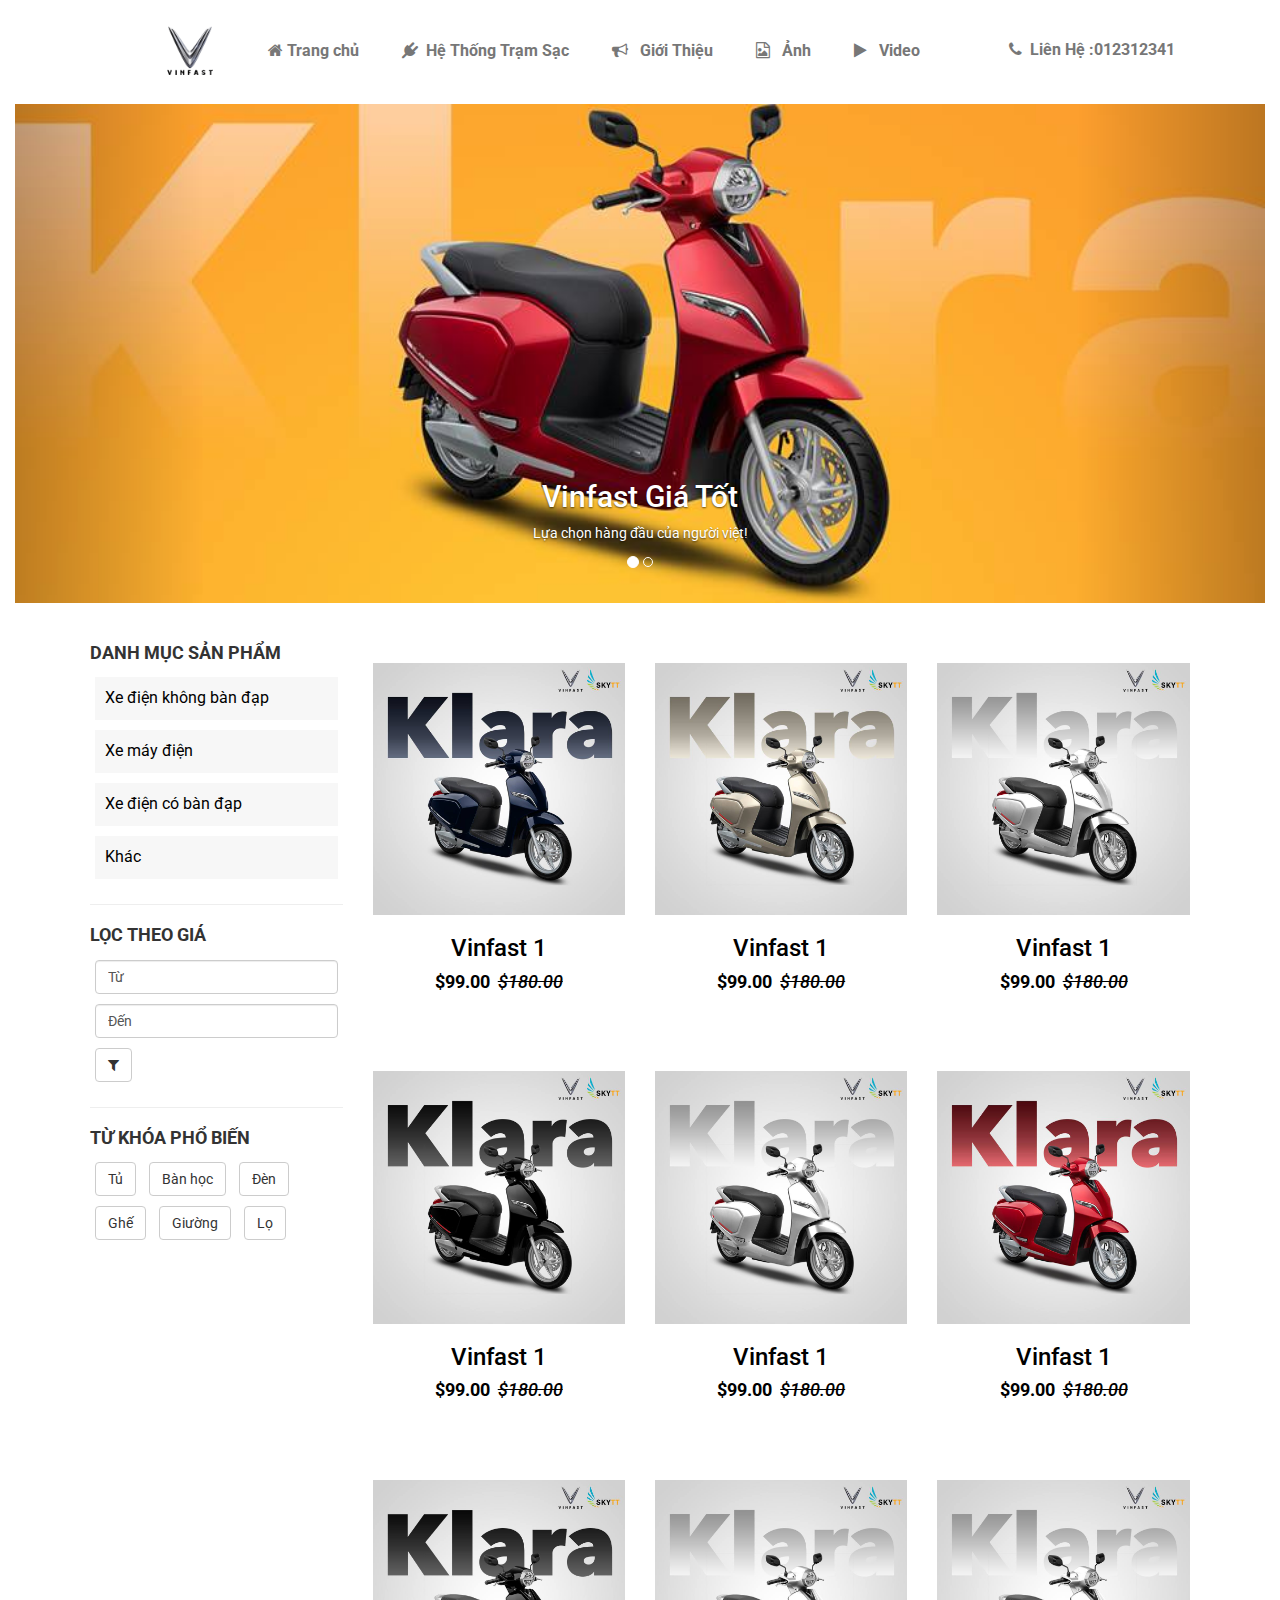
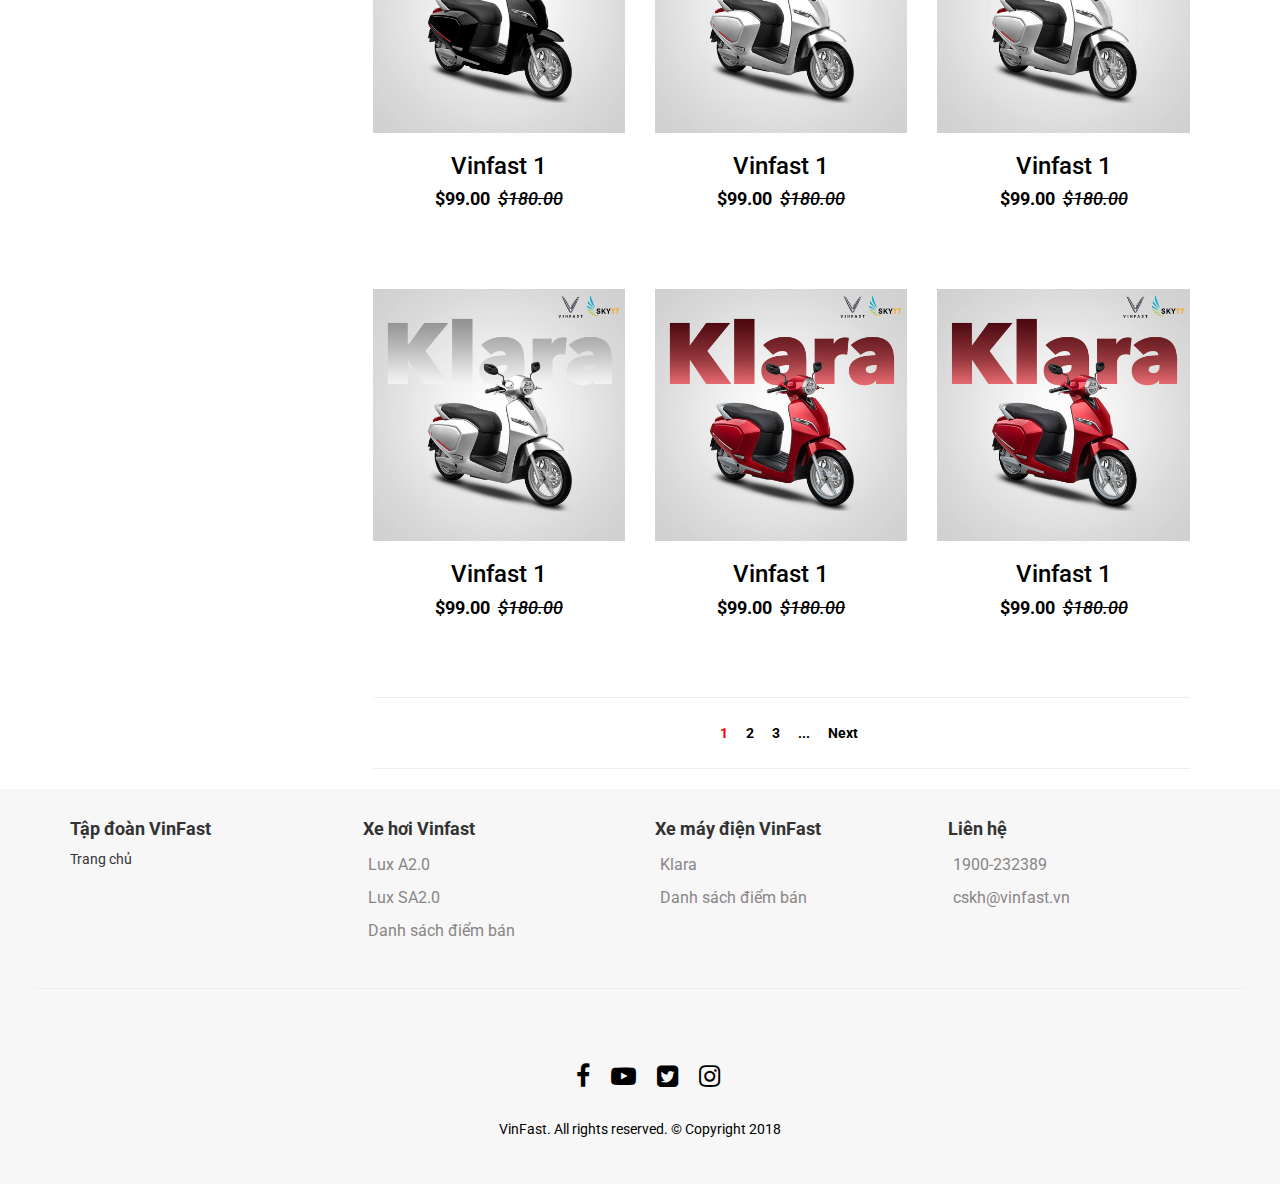
<file: index.html>
<!DOCTYPE html>
<html lang="en">
<head>
	<meta charset="UTF-8">
	<link rel="stylesheet" href="https://cdnjs.cloudflare.com/ajax/libs/font-awesome/4.7.0/css/font-awesome.min.css">
	<link rel="stylesheet" href="css/bootstrap.min.css">
	<link href="https://fonts.googleapis.com/css?family=Roboto" rel="stylesheet">
	<link rel="stylesheet" href="css/1.css">
	<script src="js/jquery.min.js"></script>
	<script src="js/bootstrap.min.js"></script>
	<script src="js/1.js"></script>
	<title>Trang chủ Vinfast</title>
</head>
<body>
	<div class="greydiv">
		<div class="container">
			<div class="row">
				<div class="menutren">
					

				</div>
			</div>
			
		</div>

		<div class="container">
			<div class="row">
				<nav class="navbar navbar-default" id="lendau" role="navigation" style="background-color:  white;border: none ">
					<div class="container-fluid">
						<!-- Brand and toggle get grouped for better mobile display -->
						<div class="navbar-header">
							<button type="button" class="navbar-toggle" data-toggle="collapse" data-target="#bs-example-navbar-collapse-1">
								<span class="sr-only">Toggle navigation</span>
								<span class="icon-bar"></span>
								<span class="icon-bar"></span>
								<span class="icon-bar"></span>
							</button>

						</div>

						<!-- Collect the nav links, forms, and other content for toggling -->
						<b>
						<div class="collapse navbar-collapse" id="bs-example-navbar-collapse-1">
							<ul class="nav navbar-nav">
								<li><center><img src="images/vinfast-avatar.png" width="100px" height="auto" alt=""></center></li>
								<li><a href="index.html"><i class="fa fa-home" aria-hidden="true"></i>&nbspTrang chủ</a></li>
								<li><a href="tramsac.html"><i class="fa fa-plug" aria-hidden="true"></i>

									&nbspHệ Thống Trạm Sạc</a>
									
								</li>
								<li><a href="GioiThieu.html"><i class="fa fa-bullhorn" aria-hidden="true"></i>
								&nbsp&nbspGiới Thiệu</a></li>
								<li><a href="photo.html"><i class="fa fa-file-image-o" aria-hidden="true"></i>

								&nbsp&nbspẢnh</a></li>
								<li><a href="video.html"><i class="fa fa-play" aria-hidden="true"></i>

								&nbsp&nbspVideo</a></li>
								<!-- <li><a href="#"><i class="fa fa-question-circle" aria-hidden="true"></i>&nbsp&nbspHỏi Đáp</a></li> -->
								<li class="social pull-right"><a href="#"><i class="fa fa-phone" aria-hidden="true"></i>&nbsp&nbspLiên Hệ :012312341</a></li>
							</ul>
						</div><!-- /.navbar-collapse -->
						</b>
					</div><!-- /.container-fluid -->
				</nav>
			</div>
		</div>
	</div>
	<div class="container-fluid">
		<div id="myCarousel" class="carousel slide" data-ride="carousel">
			<!-- Indicators -->
			<ol class="carousel-indicators">
				<li data-target="#myCarousel" data-slide-to="0" class="active"></li>
				<li data-target="#myCarousel" data-slide-to="1"></li>

			</ol>

			<!-- Wrapper for slides -->
			<div class="carousel-inner">
				<div class="item active">
					<img src="images/46504022_525460597934030_4393569316935565312_n.jpg" alt="Chania" height="auto" width="100%">
					<div class="carousel-caption">
						<h2>Vinfast Giá Tốt</h2>
						<p>Lựa chọn hàng đầu của người việt!</p>
					</div>
				</div>

				<div class="item">
					<img src="images/46507844_525463007933789_1770910733781958656_n.jpg" width="100%" height="auto" style="min-height: 500px" alt="Chicago">
					<div class="carousel-caption">
						<h2>Đi xa không cần sạc</h2>
						<p>Hãy chọn vinfast</p>
					</div>
				</div>


			</div>

			<!-- Left and right controls -->
			<a class="left carousel-control" href="#myCarousel" data-slide="prev">
			
				<span class="sr-only">Previous</span>
			</a>
			<a class="right carousel-control" href="#myCarousel" data-slide="next">
				
				<span class="sr-only">Next</span>
			</a>
		</div>
	</div>
	<div class="container">
		<div class="row">
			<div class="content">
				<div class="col-xs-12 col-sm-12 col-md-3 col-lg-3">
					<h4 style="margin-top: 0px;"><b>DANH MỤC SẢN PHẨM</b></h4>
					 <ul class="mainmenu">
					    <li><a href="">Xe điện không bàn đạp</a>
					      <ul class="submenu">
					        <li><a href="">Xe loại 1</a></li>
					        <li><a href="">Xe loại 2</a></li>
					        <li><a href="">Xe loại 3</a></li>
					      </ul>
					    </li>
					    <li><a href="">Xe máy điện</a>
					      <ul class="submenu">
					        <li><a href="">Xe loại 1</a></li>
					        <li><a href="">Xe loại 2</a></li>
					        <li><a href="">Xe loại 3</a></li>
					      </ul>
					    </li>
					    <li><a href="">Xe điện có bàn đạp</a>
					      <ul class="submenu">
					        <li><a href="">Xe loại 1</a></li>
					        <li><a href="">Xe loại 2</a></li>
					        <li><a href="">Xe loại 3</a></li>
					      </ul>
					    </li>
					    <li><a href="">Khác</a></li>
					  </ul>
					<hr>
					<h4 style="margin-top: 0px;"><b>LỌC THEO GIÁ</b></h4>
					<ul>
						<li><input type="text" value="Từ" class="form-control" id="usr" style="width:100%;"> 
						</li>
						<li><input type="text" value="Đến" class="form-control" id="usr" style="width: 100%;"></li>
						
						<li style="margin-top:0px"><button type="button" class="btn btn-default"><i class="fa fa-filter" aria-hidden="true"></i></button></li>
						
						
					</ul>
					
					<hr>
					<h4 style="margin-top: 0px;"><b>TỪ KHÓA PHỔ BIẾN</b></h4>

					<button type="button" class="btn btn-default key">Tủ</button>
					<button type="button" class="btn btn-default key">Bàn học</button>
					<button type="button" class="btn btn-default key">Đèn</button>
					<button type="button" class="btn btn-default key">Ghế</button>
					<button type="button" class="btn btn-default key">Giường</button>
					<button type="button" class="btn btn-default key">Lọ</button>

				</div>
				<div class="col-xs-12 col-sm-12 col-md-9 col-lg-9">
					<div class="row rcontent">
						<div class="col-xs-12 col-sm-12 col-md-4 col-lg-4">
							<div class="anhproduct">
								<img src="images/46764449_528392560974167_3804483864747835392_n.jpg" width="100%" alt="">
							</div>


							<center>
								<h3 class="tieudesp"><a href="chitietsanpham.html">Vinfast 1</a></h3>

								<h4 class="colorprice"><b>$99.00</b> &nbsp<del><i>$180.00</i></del></h4>
							</center>
						</div>
						<div class="col-xs-12 col-sm-12 col-md-4 col-lg-4">
							<div class="anhproduct">
								<img src="images/46767545_528392577640832_5753429363840253952_n.jpg" width="100%" alt="">
							</div>


							<center>
								<h3 class="tieudesp"><a href="">Vinfast 1</a></h3>

								<h4 class="colorprice"><b>$99.00</b> &nbsp<del><i>$180.00</i></del></h4>
							</center>
						</div>
						<div class="col-xs-12 col-sm-12 col-md-4 col-lg-4">
							<div class="anhproduct">
								<img src="images/47030062_528392524307504_135529750314614784_n.jpg" width="100%" alt="">
							</div>



							<center>
								<h3 class="tieudesp"><a href="chitietsanpham.html">Vinfast 1</a></h3>

								<h4 class="colorprice"><b>$99.00</b> &nbsp<del><i>$180.00</i></del></h4>
							</center>
						</div>
					</div>
					<div class="row rcontent">
						<div class="col-xs-12 col-sm-12 col-md-4 col-lg-4">
							<div class="anhproduct">
								<img src="images/52842261_576432512836838_2276093750734225408_n.jpg" width="100%" alt="">
							</div>

							<center>
								<h3 class="tieudesp"><a href="chitietsanpham.html">Vinfast 1</a></h3>

								<h4 class="colorprice"><b>$99.00</b> &nbsp<del><i>$180.00</i></del></h4>
							</center>
						</div>
						<div class="col-xs-12 col-sm-12 col-md-4 col-lg-4">
							<div class="anhproduct">
								<img src="images/52880687_576432506170172_5858908417690697728_n.jpg" width="100%" alt="">
							</div>

							<center>
								<h3 class="tieudesp"><a href="">Vinfast 1</a></h3>

								<h4 class="colorprice"><b>$99.00</b> &nbsp<del><i>$180.00</i></del></h4>
							</center>
						</div>
						<div class="col-xs-12 col-sm-12 col-md-4 col-lg-4">
							<div class="anhproduct">
								<img src="images/47036309_528392594307497_3799008155107590144_n.jpg" width="100%" alt="">
							</div>


							<center>
								<h3 class="tieudesp"><a href="">Vinfast 1</a></h3>

								<h4 class="colorprice"><b>$99.00</b> &nbsp<del><i>$180.00</i></del></h4>
							</center>
						</div>
					</div>
					<div class="row rcontent">
						<div class="col-xs-12 col-sm-12 col-md-4 col-lg-4">
							<div class="anhproduct">
								<img src="images/47177808_528392540974169_2900761280392462336_o.jpg" width="100%" alt="">
							</div>


							
							<center>
								<h3 class="tieudesp"><a href="">Vinfast 1</a></h3>

								<h4 class="colorprice"><b>$99.00</b> &nbsp<del><i>$180.00</i></del></h4>
							</center>
						</div>
						<div class="col-xs-12 col-sm-12 col-md-4 col-lg-4">
							<div class="anhproduct">
								<img src="images/52880687_576432506170172_5858908417690697728_n.jpg" width="100%" alt="">
							</div>


							<center>
								<h3 class="tieudesp"><a href="">Vinfast 1</a></h3>

								<h4 class="colorprice"><b>$99.00</b> &nbsp<del><i>$180.00</i></del></h4>
							</center>
						</div>
						<div class="col-xs-12 col-sm-12 col-md-4 col-lg-4">
							<div class="anhproduct">
								<img src="images/52880687_576432506170172_5858908417690697728_n.jpg" width="100%" alt="">
							</div>



							<center>
								<h3 class="tieudesp"><a href="">Vinfast 1</a></h3>

								<h4 class="colorprice"><b>$99.00</b> &nbsp<del><i>$180.00</i></del></h4>
							</center>
						</div>
					</div>
					<div class="row rcontent">
						<div class="col-xs-12 col-sm-12 col-md-4 col-lg-4">
							<div class="anhproduct">
								<img src="images/52880687_576432506170172_5858908417690697728_n.jpg" width="100%" alt="">
							</div>


							<center>
								<h3 class="tieudesp"><a href="">Vinfast 1</a></h3>

								<h4 class="colorprice"><b>$99.00</b> &nbsp<del><i>$180.00</i></del></h4>
							</center>
						</div>
						<div class="col-xs-12 col-sm-12 col-md-4 col-lg-4">
							<div class="anhproduct">
								<img src="images/47036309_528392594307497_3799008155107590144_n.jpg" width="100%" alt="">
							</div>


							<center>
								<h3 class="tieudesp"><a href="">Vinfast 1</a></h3>

								<h4 class="colorprice"><b>$99.00</b> &nbsp<del><i>$180.00</i></del></h4>
							</center>
						</div>
						<div class="col-xs-12 col-sm-12 col-md-4 col-lg-4">
							<div class="anhproduct">
								<img src="images/47036309_528392594307497_3799008155107590144_n.jpg" width="100%" alt="">
							</div>



							<center>
								<h3 class="tieudesp"><a href="">Vinfast 1</a></h3>

								<h4 class="colorprice"><b>$99.00</b> &nbsp<del><i>$180.00</i></del></h4>
							</center>
						</div>
					</div>
					<hr>
					<center>
						<div class="menucover">
							<div class="menu"><a href="" style="color: red">1</a></div>
							<div class="menu"><a href="">2</a></div>
							<div class="menu"><a href="">3</a></div>
							<div class="menu"><a href="">...</a></div>
							<div class="menu"><a href="">Next</a></div>
						</div>
					</center>
					<hr>
				</div>

			</div>

		</div>
	</div>

	<footer>
			<div class="container-fluid">
				<div class="container">
					<div class="row">
						<div class="col-xs-12 col-sm-3 col-md-3 col-lg-3">
							<h4><b>Tập đoàn VinFast</b></h4>
							<p>Trang chủ</p>


						</div>
						<div class="col-xs-12 col-sm-3 col-md-3 col-lg-3">
							<h4><b>Xe hơi Vinfast</b></h4>
							<ul>
								<li>Lux A2.0</li>
								<li>Lux SA2.0</li>
								<li><p>Danh sách điểm bán</p></li>
							</ul>
						</div>
						<div class="col-xs-12 col-sm-3 col-md-3 col-lg-3">
							<h4><b>Xe máy điện VinFast</b></h4>
							<ul>
								<li>Klara</li>
								<li>Danh sách điểm bán</li>
								
							</ul>
						</div>
						<div class="col-xs-12 col-sm-3 col-md-3 col-lg-3">
							<h4><b>Liên hệ</b></h4>
							<ul>
								<li>1900-232389</li>
								<li>cskh@vinfast.vn</li>
								
							</ul>
						</div>
					</div>
				</div>
				<hr>
				<div class="container">
					<div class="row">
						<center>
						<div class="col-xs-12 col-sm-12 col-md-12 col-lg-12" style="padding: 25px">
							<div class="menucover" style="font-size: 25px">
								<div class="menu"><a href=""><i class="fa fa-facebook" aria-hidden="true"></i>
</a></div>
								<div class="menu"><a href=""><i class="fa fa-youtube-play" aria-hidden="true"></i></a></div>
								<div class="menu"><a href=""><i class="fa fa-twitter-square"></i></a></div>
								<div class="menu"><a href=""><i class="fa fa-instagram"></i></a></div>

							</div>
							<a href="">VinFast. All rights reserved.
© Copyright 2018</a>
						</div>
						</center>
					</div>
				</div>
	
	</footer>
</body>
</html>
</file>
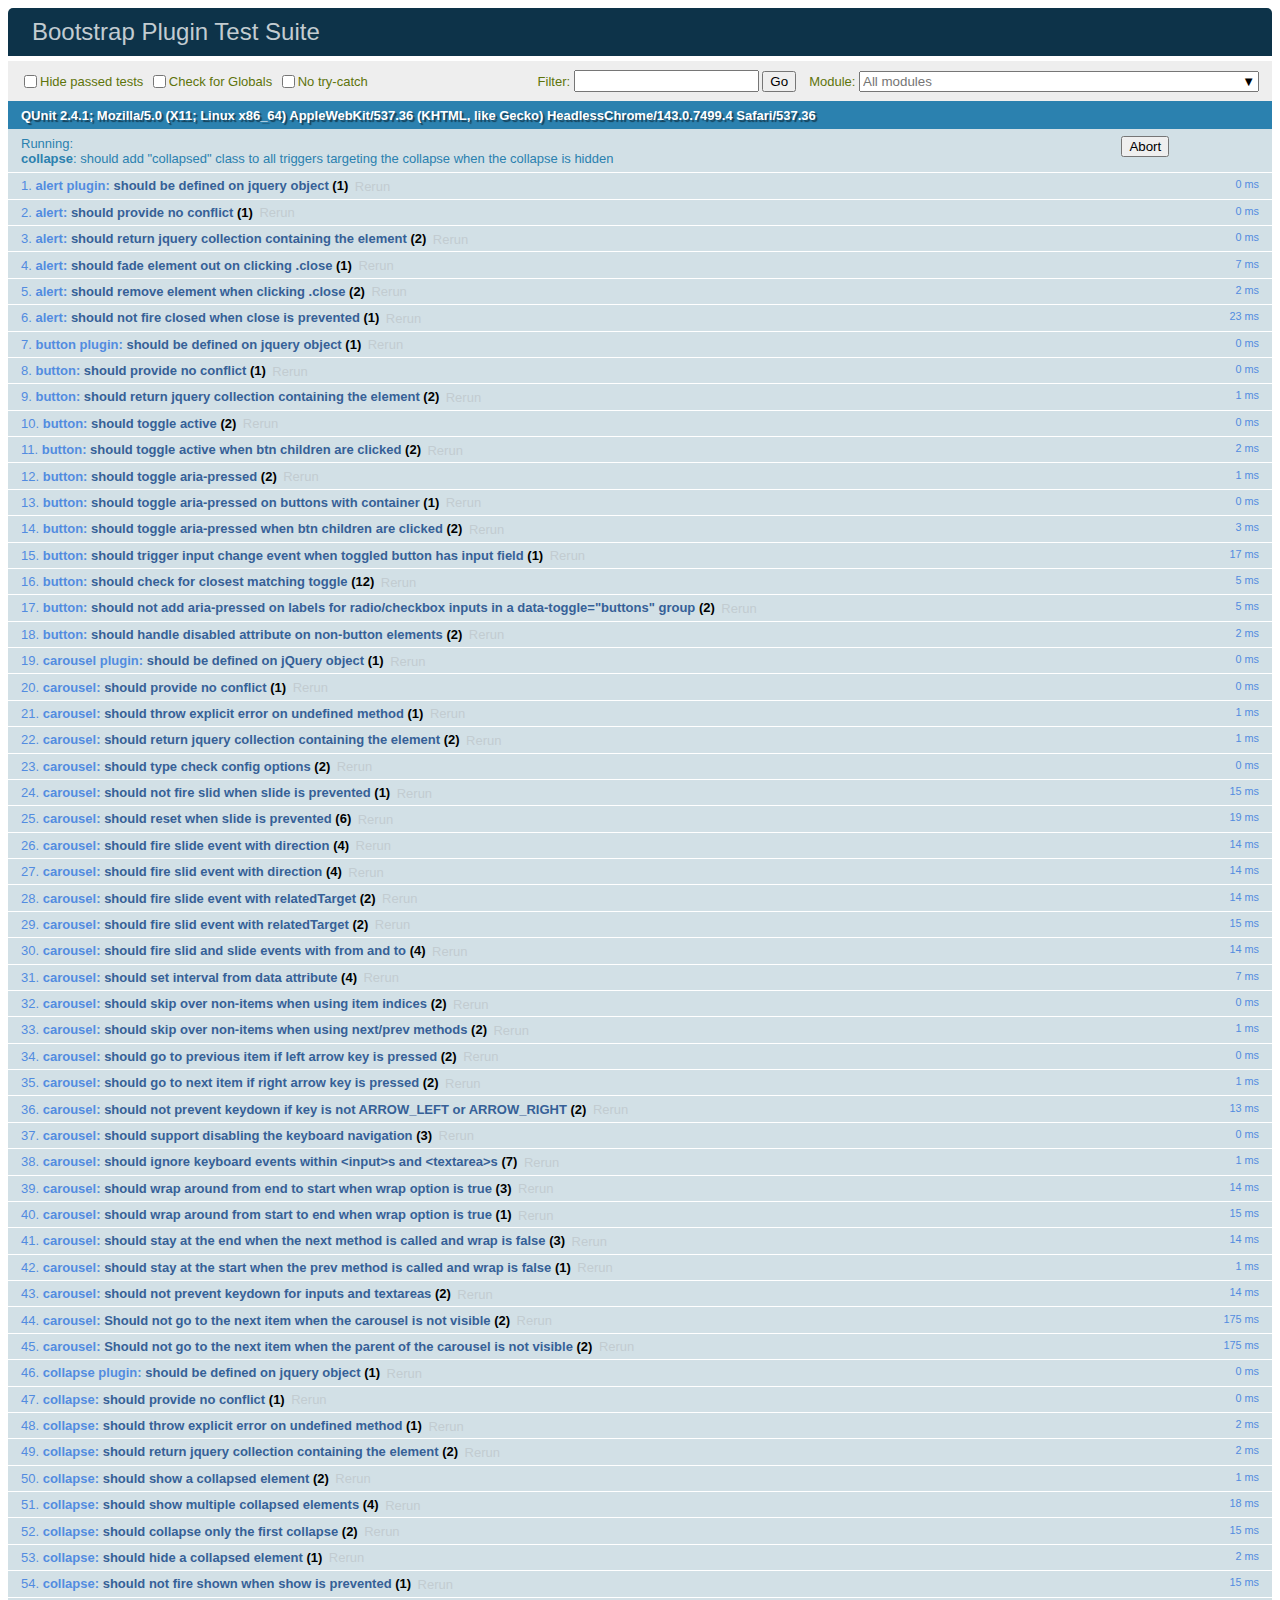
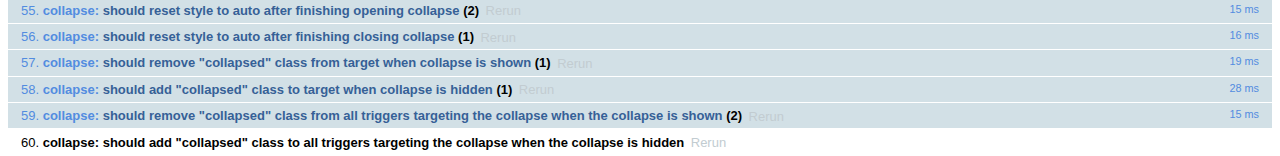
<file: bootstrap/js/tests/index.html>
<!doctype html>
<html lang="en">
  <head>
    <meta charset="utf-8">
    <meta name="viewport" content="width=device-width, initial-scale=1, shrink-to-fit=no">
    <title>Bootstrap Plugin Test Suite</title>

    <!-- jQuery -->
    <script>
      (function () {
        var path = '../../assets/js/vendor/jquery-slim.min.js'
        // get jquery param from the query string.
        var jQueryVersion = location.search.match(/[?&]jquery=(.*?)(?=&|$)/)

        // If a version was specified, use that version from our vendor folder
        if (jQueryVersion) {
          path = 'vendor/jquery-' + jQueryVersion[1] + '.min.js'
        }
        document.write('<script src="' + path + '"><\/script>')
      }())
    </script>
    <script src="../../assets/js/vendor/popper.min.js"></script>

    <!-- QUnit -->
    <link rel="stylesheet" href="vendor/qunit.css" media="screen">
    <script src="vendor/qunit.js"></script>

    <script>
      // Disable jQuery event aliases to ensure we don't accidentally use any of them
      [
        'blur',
        'focus',
        'focusin',
        'focusout',
        'resize',
        'scroll',
        'click',
        'dblclick',
        'mousedown',
        'mouseup',
        'mousemove',
        'mouseover',
        'mouseout',
        'mouseenter',
        'mouseleave',
        'change',
        'select',
        'submit',
        'keydown',
        'keypress',
        'keyup',
        'contextmenu'
      ].forEach(function(eventAlias) {
        $.fn[eventAlias] = function() {
          throw new Error('Using the ".' + eventAlias + '()" method is not allowed, so that Bootstrap can be compatible with custom jQuery builds which exclude the "event aliases" module that defines said method. See https://github.com/twbs/bootstrap/blob/master/CONTRIBUTING.md#js')
        }
      })

      // Require assert.expect in each test
      QUnit.config.requireExpects = true

      // See https://github.com/axemclion/grunt-saucelabs#test-result-details-with-qunit
      var log = []
      var testName

      QUnit.done(function(testResults) {
        var tests = []
        for (var i = 0; i < log.length; i++) {
          var details = log[i]
          tests.push({
            name: details.name,
            result: details.result,
            expected: details.expected,
            actual: details.actual,
            source: details.source
          })
        }
        testResults.tests = tests

        window.global_test_results = testResults
      })

      QUnit.testStart(function(testDetails) {
        QUnit.log(function(details) {
          if (!details.result) {
            details.name = testDetails.name
            log.push(details)
          }
        })
      })

      // Display fixture on-screen on iOS to avoid false positives
      // See https://github.com/twbs/bootstrap/pull/15955
      if (/iPhone|iPad|iPod/.test(navigator.userAgent)) {
        QUnit.begin(function() {
          $('#qunit-fixture').css({ top: 0, left: 0 })
        })

        QUnit.done(function() {
          $('#qunit-fixture').css({ top: '', left: '' })
        })
      }
    </script>

    <!-- Transpiled Plugins -->
    <script src="../dist/util.js"></script>
    <script src="../dist/alert.js"></script>
    <script src="../dist/button.js"></script>
    <script src="../dist/carousel.js"></script>
    <script src="../dist/collapse.js"></script>
    <script src="../dist/dropdown.js"></script>
    <script src="../dist/modal.js"></script>
    <script src="../dist/scrollspy.js"></script>
    <script src="../dist/tab.js"></script>
    <script src="../dist/tooltip.js"></script>
    <script src="../dist/popover.js"></script>

    <!-- Unit Tests -->
    <script src="unit/alert.js"></script>
    <script src="unit/button.js"></script>
    <script src="unit/carousel.js"></script>
    <script src="unit/collapse.js"></script>
    <script src="unit/dropdown.js"></script>
    <script src="unit/modal.js"></script>
    <script src="unit/scrollspy.js"></script>
    <script src="unit/tab.js"></script>
    <script src="unit/tooltip.js"></script>
    <script src="unit/popover.js"></script>
    <script src="unit/util.js"></script>
  </head>
  <body>
    <div id="qunit-container">
      <div id="qunit"></div>
      <div id="qunit-fixture"></div>
    </div>
  </body>
</html>
</file>
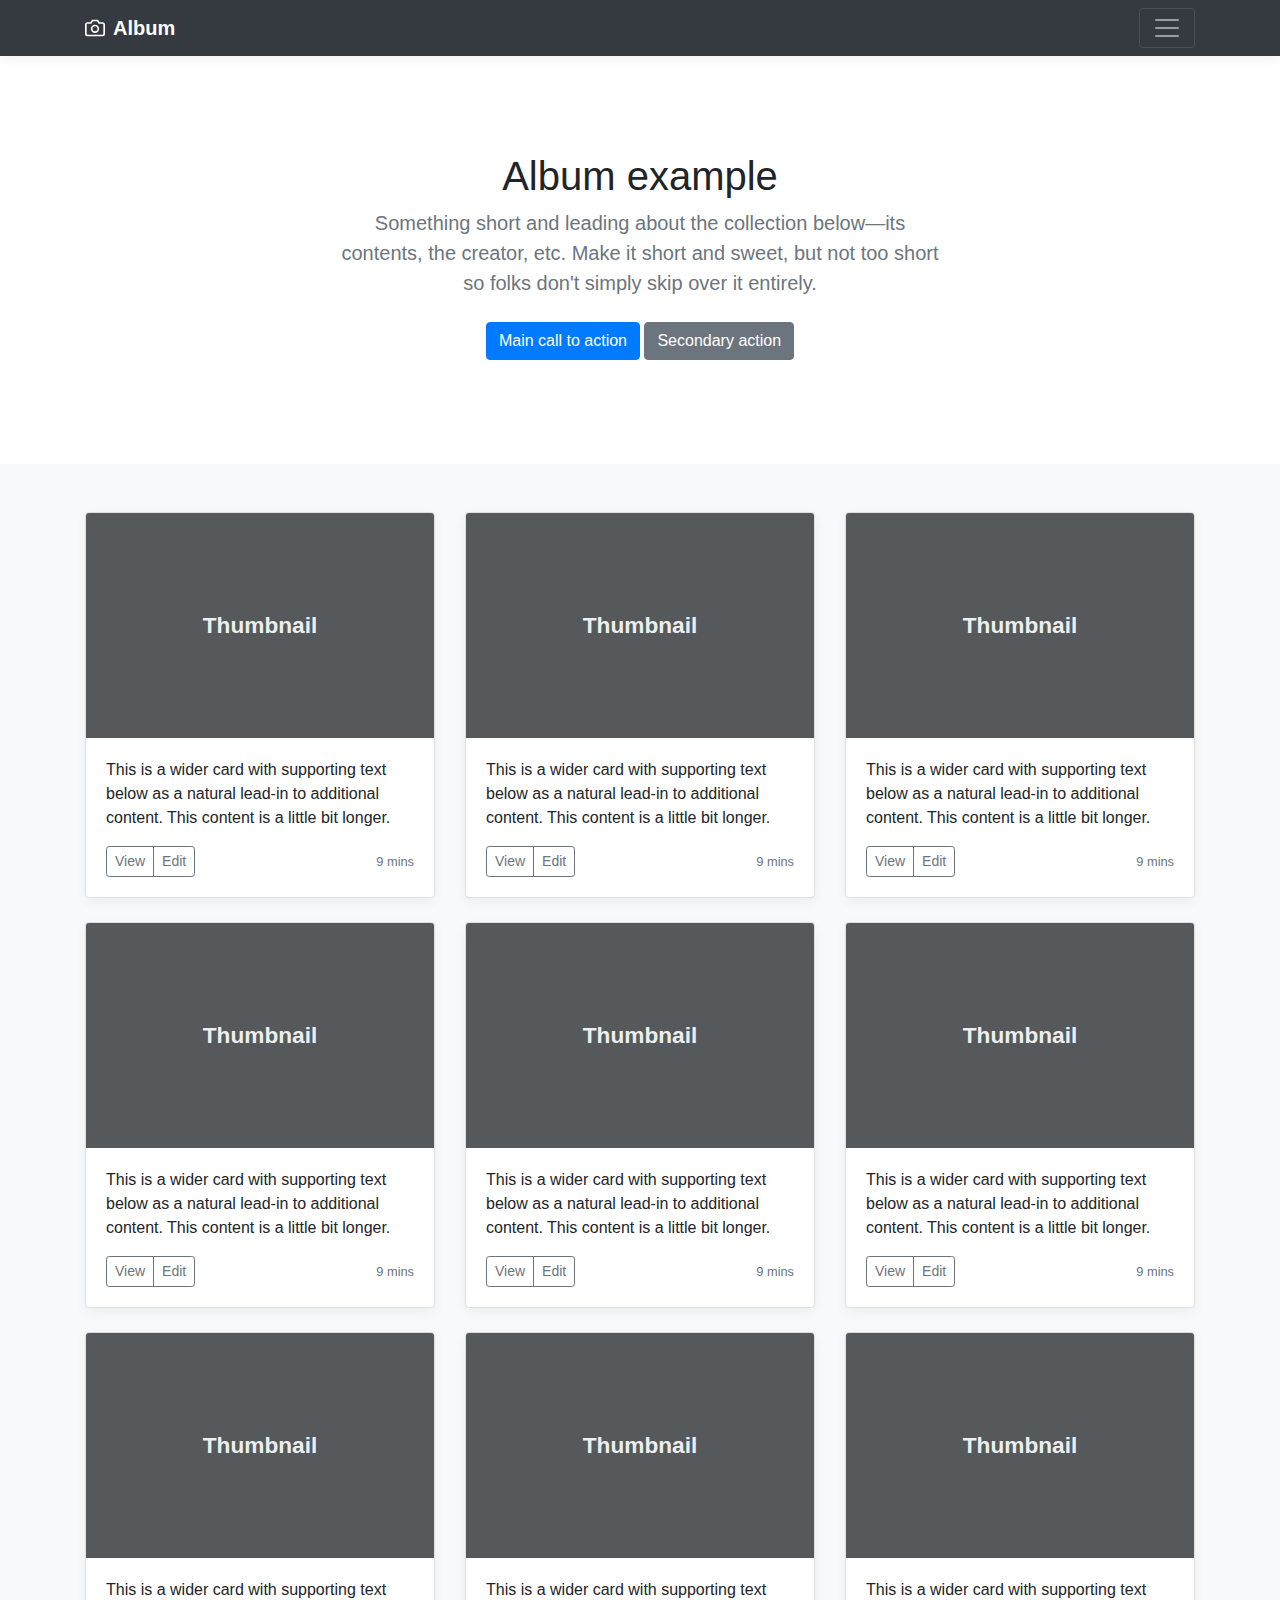
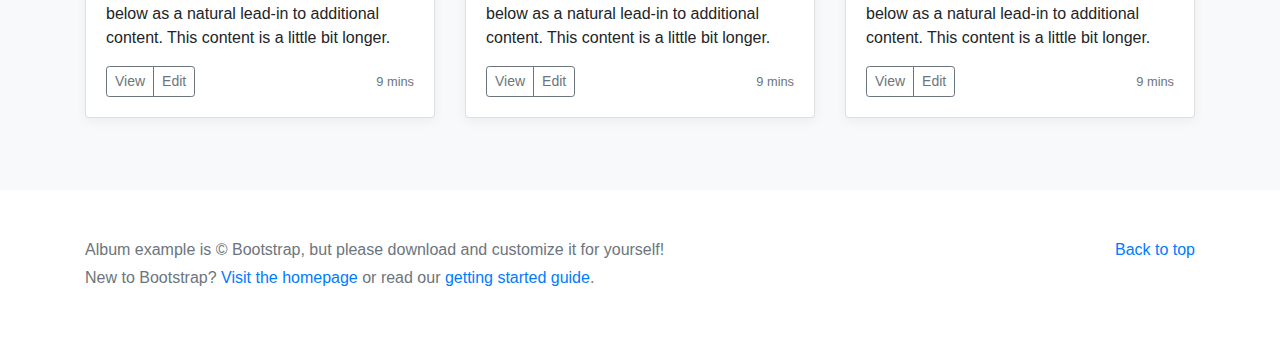
<file: bootstrap/docs/4.0/examples/album/index.html>
<!doctype html>
<html lang="en">
  <head>
    <meta charset="utf-8">
    <meta name="viewport" content="width=device-width, initial-scale=1, shrink-to-fit=no">
    <meta name="description" content="">
    <meta name="author" content="">
    <link rel="icon" href="../../../../favicon.ico">

    <title>Album example for Bootstrap</title>

    <!-- Bootstrap core CSS -->
    <link href="../../../../dist/css/bootstrap.min.css" rel="stylesheet">

    <!-- Custom styles for this template -->
    <link href="album.css" rel="stylesheet">
  </head>

  <body>

    <header>
      <div class="collapse bg-dark" id="navbarHeader">
        <div class="container">
          <div class="row">
            <div class="col-sm-8 col-md-7 py-4">
              <h4 class="text-white">About</h4>
              <p class="text-muted">Add some information about the album below, the author, or any other background context. Make it a few sentences long so folks can pick up some informative tidbits. Then, link them off to some social networking sites or contact information.</p>
            </div>
            <div class="col-sm-4 offset-md-1 py-4">
              <h4 class="text-white">Contact</h4>
              <ul class="list-unstyled">
                <li><a href="#" class="text-white">Follow on Twitter</a></li>
                <li><a href="#" class="text-white">Like on Facebook</a></li>
                <li><a href="#" class="text-white">Email me</a></li>
              </ul>
            </div>
          </div>
        </div>
      </div>
      <div class="navbar navbar-dark bg-dark box-shadow">
        <div class="container d-flex justify-content-between">
          <a href="#" class="navbar-brand d-flex align-items-center">
            <svg xmlns="http://www.w3.org/2000/svg" width="20" height="20" viewBox="0 0 24 24" fill="none" stroke="currentColor" stroke-width="2" stroke-linecap="round" stroke-linejoin="round" class="mr-2"><path d="M23 19a2 2 0 0 1-2 2H3a2 2 0 0 1-2-2V8a2 2 0 0 1 2-2h4l2-3h6l2 3h4a2 2 0 0 1 2 2z"></path><circle cx="12" cy="13" r="4"></circle></svg>
            <strong>Album</strong>
          </a>
          <button class="navbar-toggler" type="button" data-toggle="collapse" data-target="#navbarHeader" aria-controls="navbarHeader" aria-expanded="false" aria-label="Toggle navigation">
            <span class="navbar-toggler-icon"></span>
          </button>
        </div>
      </div>
    </header>

    <main role="main">

      <section class="jumbotron text-center">
        <div class="container">
          <h1 class="jumbotron-heading">Album example</h1>
          <p class="lead text-muted">Something short and leading about the collection below—its contents, the creator, etc. Make it short and sweet, but not too short so folks don't simply skip over it entirely.</p>
          <p>
            <a href="#" class="btn btn-primary my-2">Main call to action</a>
            <a href="#" class="btn btn-secondary my-2">Secondary action</a>
          </p>
        </div>
      </section>

      <div class="album py-5 bg-light">
        <div class="container">

          <div class="row">
            <div class="col-md-4">
              <div class="card mb-4 box-shadow">
                <img class="card-img-top" data-src="holder.js/100px225?theme=thumb&bg=55595c&fg=eceeef&text=Thumbnail" alt="Card image cap">
                <div class="card-body">
                  <p class="card-text">This is a wider card with supporting text below as a natural lead-in to additional content. This content is a little bit longer.</p>
                  <div class="d-flex justify-content-between align-items-center">
                    <div class="btn-group">
                      <button type="button" class="btn btn-sm btn-outline-secondary">View</button>
                      <button type="button" class="btn btn-sm btn-outline-secondary">Edit</button>
                    </div>
                    <small class="text-muted">9 mins</small>
                  </div>
                </div>
              </div>
            </div>
            <div class="col-md-4">
              <div class="card mb-4 box-shadow">
                <img class="card-img-top" data-src="holder.js/100px225?theme=thumb&bg=55595c&fg=eceeef&text=Thumbnail" alt="Card image cap">
                <div class="card-body">
                  <p class="card-text">This is a wider card with supporting text below as a natural lead-in to additional content. This content is a little bit longer.</p>
                  <div class="d-flex justify-content-between align-items-center">
                    <div class="btn-group">
                      <button type="button" class="btn btn-sm btn-outline-secondary">View</button>
                      <button type="button" class="btn btn-sm btn-outline-secondary">Edit</button>
                    </div>
                    <small class="text-muted">9 mins</small>
                  </div>
                </div>
              </div>
            </div>
            <div class="col-md-4">
              <div class="card mb-4 box-shadow">
                <img class="card-img-top" data-src="holder.js/100px225?theme=thumb&bg=55595c&fg=eceeef&text=Thumbnail" alt="Card image cap">
                <div class="card-body">
                  <p class="card-text">This is a wider card with supporting text below as a natural lead-in to additional content. This content is a little bit longer.</p>
                  <div class="d-flex justify-content-between align-items-center">
                    <div class="btn-group">
                      <button type="button" class="btn btn-sm btn-outline-secondary">View</button>
                      <button type="button" class="btn btn-sm btn-outline-secondary">Edit</button>
                    </div>
                    <small class="text-muted">9 mins</small>
                  </div>
                </div>
              </div>
            </div>

            <div class="col-md-4">
              <div class="card mb-4 box-shadow">
                <img class="card-img-top" data-src="holder.js/100px225?theme=thumb&bg=55595c&fg=eceeef&text=Thumbnail" alt="Card image cap">
                <div class="card-body">
                  <p class="card-text">This is a wider card with supporting text below as a natural lead-in to additional content. This content is a little bit longer.</p>
                  <div class="d-flex justify-content-between align-items-center">
                    <div class="btn-group">
                      <button type="button" class="btn btn-sm btn-outline-secondary">View</button>
                      <button type="button" class="btn btn-sm btn-outline-secondary">Edit</button>
                    </div>
                    <small class="text-muted">9 mins</small>
                  </div>
                </div>
              </div>
            </div>
            <div class="col-md-4">
              <div class="card mb-4 box-shadow">
                <img class="card-img-top" data-src="holder.js/100px225?theme=thumb&bg=55595c&fg=eceeef&text=Thumbnail" alt="Card image cap">
                <div class="card-body">
                  <p class="card-text">This is a wider card with supporting text below as a natural lead-in to additional content. This content is a little bit longer.</p>
                  <div class="d-flex justify-content-between align-items-center">
                    <div class="btn-group">
                      <button type="button" class="btn btn-sm btn-outline-secondary">View</button>
                      <button type="button" class="btn btn-sm btn-outline-secondary">Edit</button>
                    </div>
                    <small class="text-muted">9 mins</small>
                  </div>
                </div>
              </div>
            </div>
            <div class="col-md-4">
              <div class="card mb-4 box-shadow">
                <img class="card-img-top" data-src="holder.js/100px225?theme=thumb&bg=55595c&fg=eceeef&text=Thumbnail" alt="Card image cap">
                <div class="card-body">
                  <p class="card-text">This is a wider card with supporting text below as a natural lead-in to additional content. This content is a little bit longer.</p>
                  <div class="d-flex justify-content-between align-items-center">
                    <div class="btn-group">
                      <button type="button" class="btn btn-sm btn-outline-secondary">View</button>
                      <button type="button" class="btn btn-sm btn-outline-secondary">Edit</button>
                    </div>
                    <small class="text-muted">9 mins</small>
                  </div>
                </div>
              </div>
            </div>

            <div class="col-md-4">
              <div class="card mb-4 box-shadow">
                <img class="card-img-top" data-src="holder.js/100px225?theme=thumb&bg=55595c&fg=eceeef&text=Thumbnail" alt="Card image cap">
                <div class="card-body">
                  <p class="card-text">This is a wider card with supporting text below as a natural lead-in to additional content. This content is a little bit longer.</p>
                  <div class="d-flex justify-content-between align-items-center">
                    <div class="btn-group">
                      <button type="button" class="btn btn-sm btn-outline-secondary">View</button>
                      <button type="button" class="btn btn-sm btn-outline-secondary">Edit</button>
                    </div>
                    <small class="text-muted">9 mins</small>
                  </div>
                </div>
              </div>
            </div>
            <div class="col-md-4">
              <div class="card mb-4 box-shadow">
                <img class="card-img-top" data-src="holder.js/100px225?theme=thumb&bg=55595c&fg=eceeef&text=Thumbnail" alt="Card image cap">
                <div class="card-body">
                  <p class="card-text">This is a wider card with supporting text below as a natural lead-in to additional content. This content is a little bit longer.</p>
                  <div class="d-flex justify-content-between align-items-center">
                    <div class="btn-group">
                      <button type="button" class="btn btn-sm btn-outline-secondary">View</button>
                      <button type="button" class="btn btn-sm btn-outline-secondary">Edit</button>
                    </div>
                    <small class="text-muted">9 mins</small>
                  </div>
                </div>
              </div>
            </div>
            <div class="col-md-4">
              <div class="card mb-4 box-shadow">
                <img class="card-img-top" data-src="holder.js/100px225?theme=thumb&bg=55595c&fg=eceeef&text=Thumbnail" alt="Card image cap">
                <div class="card-body">
                  <p class="card-text">This is a wider card with supporting text below as a natural lead-in to additional content. This content is a little bit longer.</p>
                  <div class="d-flex justify-content-between align-items-center">
                    <div class="btn-group">
                      <button type="button" class="btn btn-sm btn-outline-secondary">View</button>
                      <button type="button" class="btn btn-sm btn-outline-secondary">Edit</button>
                    </div>
                    <small class="text-muted">9 mins</small>
                  </div>
                </div>
              </div>
            </div>
          </div>
        </div>
      </div>

    </main>

    <footer class="text-muted">
      <div class="container">
        <p class="float-right">
          <a href="#">Back to top</a>
        </p>
        <p>Album example is &copy; Bootstrap, but please download and customize it for yourself!</p>
        <p>New to Bootstrap? <a href="../../">Visit the homepage</a> or read our <a href="../../getting-started/">getting started guide</a>.</p>
      </div>
    </footer>

    <!-- Bootstrap core JavaScript
    ================================================== -->
    <!-- Placed at the end of the document so the pages load faster -->
    <script src="https://code.jquery.com/jquery-3.2.1.slim.min.js" integrity="sha384-KJ3o2DKtIkvYIK3UENzmM7KCkRr/rE9/Qpg6aAZGJwFDMVNA/GpGFF93hXpG5KkN" crossorigin="anonymous"></script>
    <script>window.jQuery || document.write('<script src="../../../../assets/js/vendor/jquery-slim.min.js"><\/script>')</script>
    <script src="../../../../assets/js/vendor/popper.min.js"></script>
    <script src="../../../../dist/js/bootstrap.min.js"></script>
    <script src="../../../../assets/js/vendor/holder.min.js"></script>
  </body>
</html>
</file>
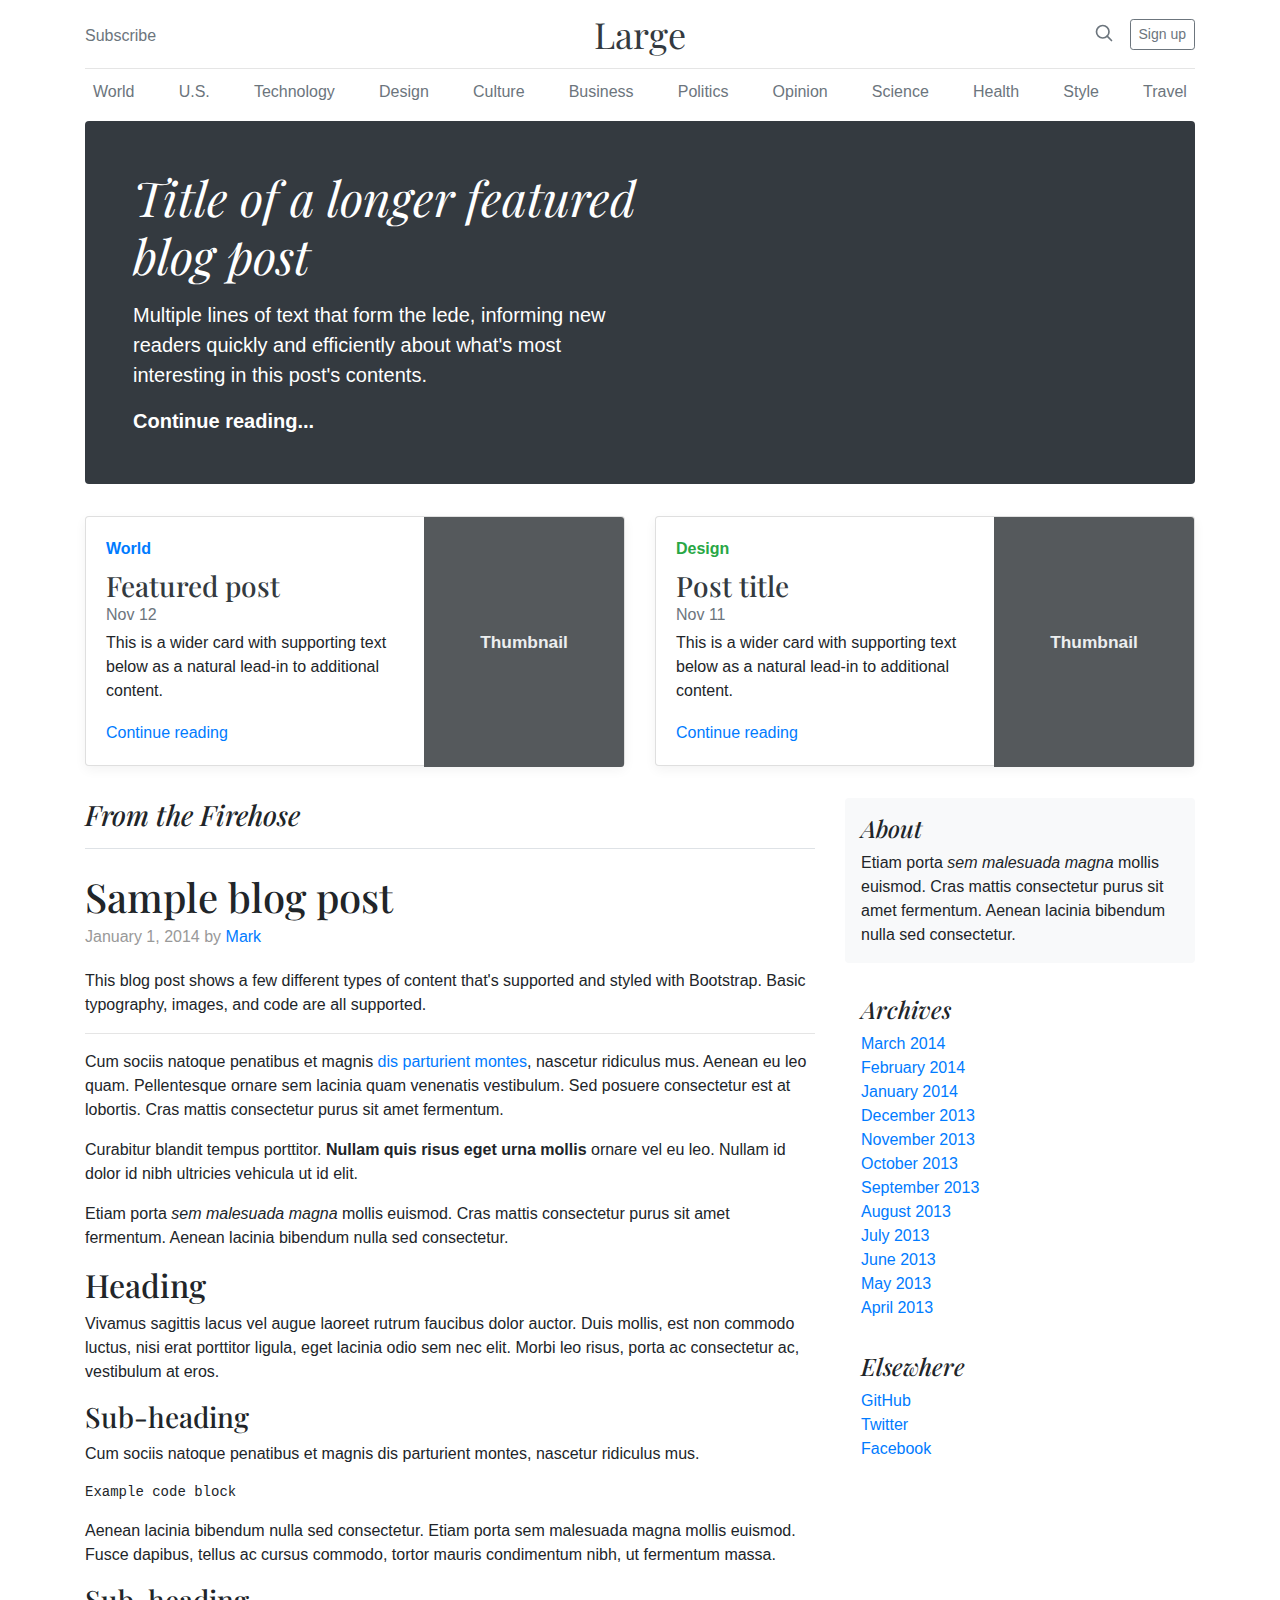
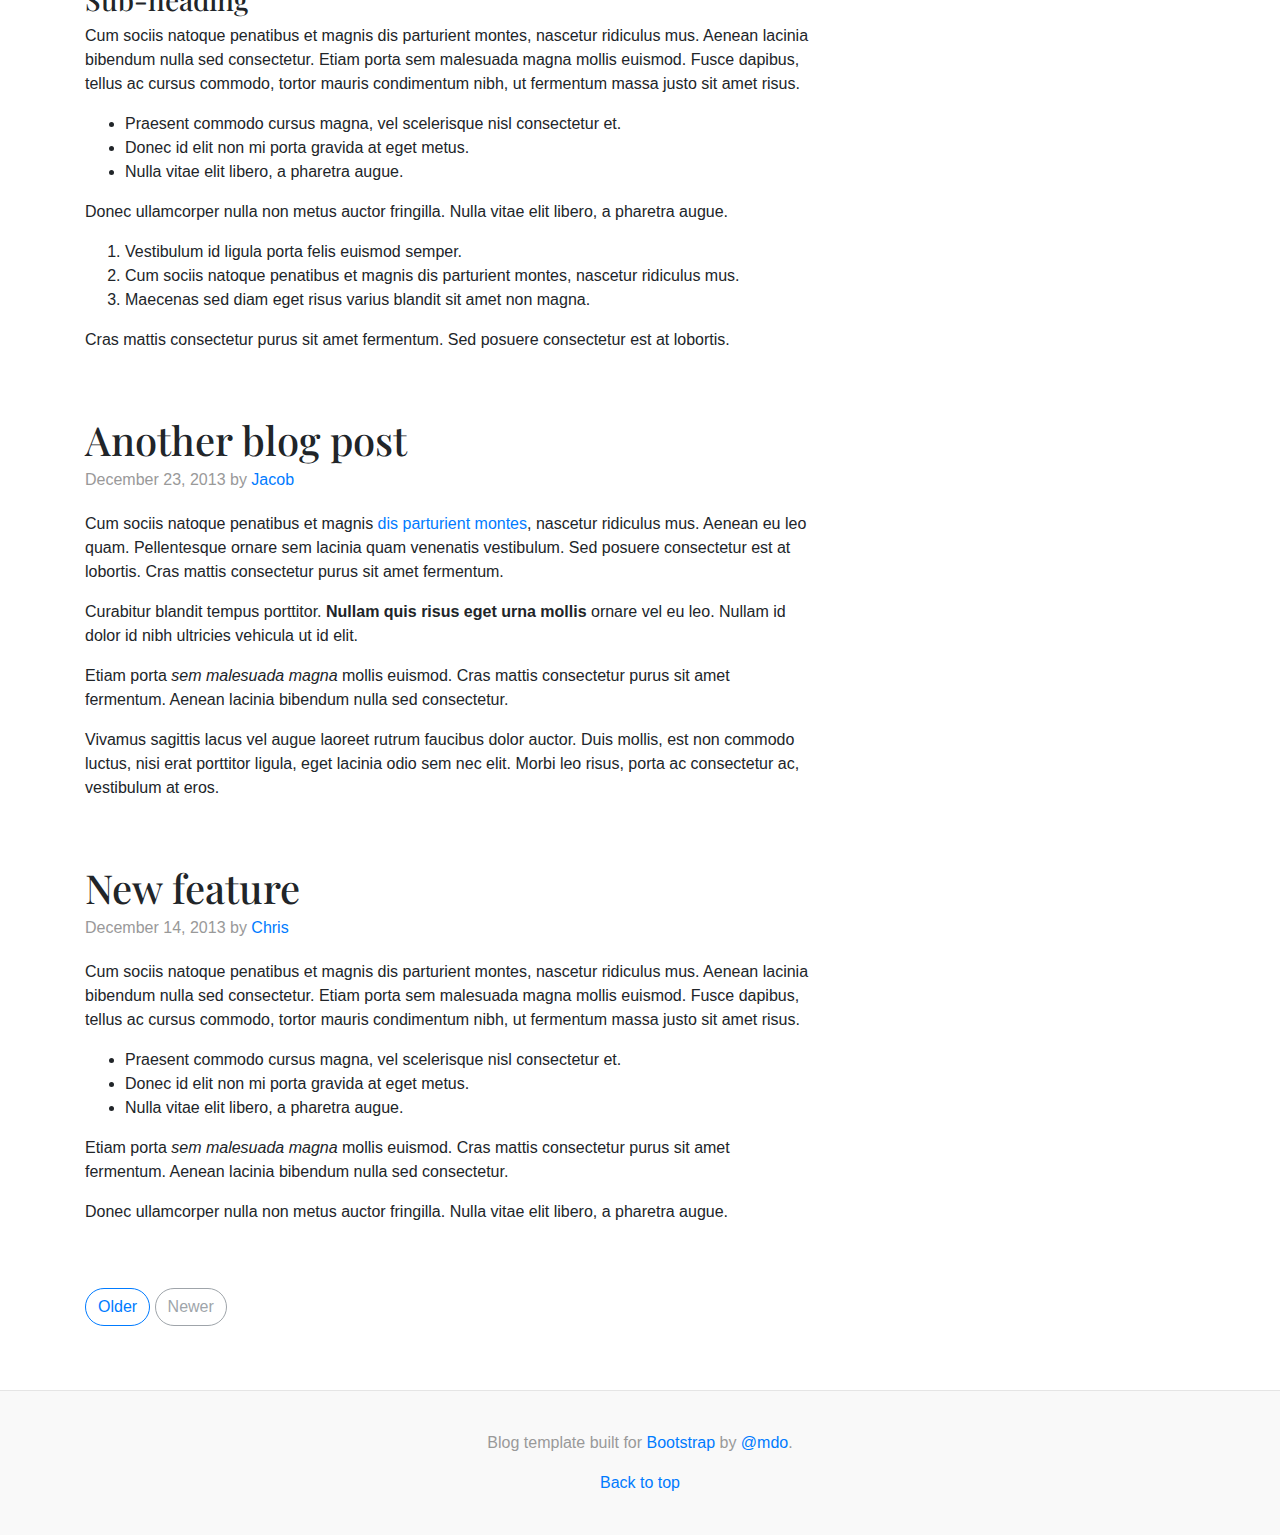
<file: bootstrap/docs/4.0/examples/blog/index.html>
<!doctype html>
<html lang="en">
  <head>
    <meta charset="utf-8">
    <meta name="viewport" content="width=device-width, initial-scale=1, shrink-to-fit=no">
    <meta name="description" content="">
    <meta name="author" content="">
    <link rel="icon" href="../../../../favicon.ico">

    <title>Blog Template for Bootstrap</title>

    <!-- Bootstrap core CSS -->
    <link href="../../../../dist/css/bootstrap.min.css" rel="stylesheet">

    <!-- Custom styles for this template -->
    <link href="https://fonts.googleapis.com/css?family=Playfair+Display:700,900" rel="stylesheet">
    <link href="blog.css" rel="stylesheet">
  </head>

  <body>

    <div class="container">
      <header class="blog-header py-3">
        <div class="row flex-nowrap justify-content-between align-items-center">
          <div class="col-4 pt-1">
            <a class="text-muted" href="#">Subscribe</a>
          </div>
          <div class="col-4 text-center">
            <a class="blog-header-logo text-dark" href="#">Large</a>
          </div>
          <div class="col-4 d-flex justify-content-end align-items-center">
            <a class="text-muted" href="#">
              <svg xmlns="http://www.w3.org/2000/svg" width="20" height="20" viewBox="0 0 24 24" fill="none" stroke="currentColor" stroke-width="2" stroke-linecap="round" stroke-linejoin="round" class="mx-3"><circle cx="10.5" cy="10.5" r="7.5"></circle><line x1="21" y1="21" x2="15.8" y2="15.8"></line></svg>
            </a>
            <a class="btn btn-sm btn-outline-secondary" href="#">Sign up</a>
          </div>
        </div>
      </header>

      <div class="nav-scroller py-1 mb-2">
        <nav class="nav d-flex justify-content-between">
          <a class="p-2 text-muted" href="#">World</a>
          <a class="p-2 text-muted" href="#">U.S.</a>
          <a class="p-2 text-muted" href="#">Technology</a>
          <a class="p-2 text-muted" href="#">Design</a>
          <a class="p-2 text-muted" href="#">Culture</a>
          <a class="p-2 text-muted" href="#">Business</a>
          <a class="p-2 text-muted" href="#">Politics</a>
          <a class="p-2 text-muted" href="#">Opinion</a>
          <a class="p-2 text-muted" href="#">Science</a>
          <a class="p-2 text-muted" href="#">Health</a>
          <a class="p-2 text-muted" href="#">Style</a>
          <a class="p-2 text-muted" href="#">Travel</a>
        </nav>
      </div>

      <div class="jumbotron p-3 p-md-5 text-white rounded bg-dark">
        <div class="col-md-6 px-0">
          <h1 class="display-4 font-italic">Title of a longer featured blog post</h1>
          <p class="lead my-3">Multiple lines of text that form the lede, informing new readers quickly and efficiently about what's most interesting in this post's contents.</p>
          <p class="lead mb-0"><a href="#" class="text-white font-weight-bold">Continue reading...</a></p>
        </div>
      </div>

      <div class="row mb-2">
        <div class="col-md-6">
          <div class="card flex-md-row mb-4 box-shadow h-md-250">
            <div class="card-body d-flex flex-column align-items-start">
              <strong class="d-inline-block mb-2 text-primary">World</strong>
              <h3 class="mb-0">
                <a class="text-dark" href="#">Featured post</a>
              </h3>
              <div class="mb-1 text-muted">Nov 12</div>
              <p class="card-text mb-auto">This is a wider card with supporting text below as a natural lead-in to additional content.</p>
              <a href="#">Continue reading</a>
            </div>
            <img class="card-img-right flex-auto d-none d-md-block" data-src="holder.js/200x250?theme=thumb" alt="Card image cap">
          </div>
        </div>
        <div class="col-md-6">
          <div class="card flex-md-row mb-4 box-shadow h-md-250">
            <div class="card-body d-flex flex-column align-items-start">
              <strong class="d-inline-block mb-2 text-success">Design</strong>
              <h3 class="mb-0">
                <a class="text-dark" href="#">Post title</a>
              </h3>
              <div class="mb-1 text-muted">Nov 11</div>
              <p class="card-text mb-auto">This is a wider card with supporting text below as a natural lead-in to additional content.</p>
              <a href="#">Continue reading</a>
            </div>
            <img class="card-img-right flex-auto d-none d-md-block" data-src="holder.js/200x250?theme=thumb" alt="Card image cap">
          </div>
        </div>
      </div>
    </div>

    <main role="main" class="container">
      <div class="row">
        <div class="col-md-8 blog-main">
          <h3 class="pb-3 mb-4 font-italic border-bottom">
            From the Firehose
          </h3>

          <div class="blog-post">
            <h2 class="blog-post-title">Sample blog post</h2>
            <p class="blog-post-meta">January 1, 2014 by <a href="#">Mark</a></p>

            <p>This blog post shows a few different types of content that's supported and styled with Bootstrap. Basic typography, images, and code are all supported.</p>
            <hr>
            <p>Cum sociis natoque penatibus et magnis <a href="#">dis parturient montes</a>, nascetur ridiculus mus. Aenean eu leo quam. Pellentesque ornare sem lacinia quam venenatis vestibulum. Sed posuere consectetur est at lobortis. Cras mattis consectetur purus sit amet fermentum.</p>
            <blockquote>
              <p>Curabitur blandit tempus porttitor. <strong>Nullam quis risus eget urna mollis</strong> ornare vel eu leo. Nullam id dolor id nibh ultricies vehicula ut id elit.</p>
            </blockquote>
            <p>Etiam porta <em>sem malesuada magna</em> mollis euismod. Cras mattis consectetur purus sit amet fermentum. Aenean lacinia bibendum nulla sed consectetur.</p>
            <h2>Heading</h2>
            <p>Vivamus sagittis lacus vel augue laoreet rutrum faucibus dolor auctor. Duis mollis, est non commodo luctus, nisi erat porttitor ligula, eget lacinia odio sem nec elit. Morbi leo risus, porta ac consectetur ac, vestibulum at eros.</p>
            <h3>Sub-heading</h3>
            <p>Cum sociis natoque penatibus et magnis dis parturient montes, nascetur ridiculus mus.</p>
            <pre><code>Example code block</code></pre>
            <p>Aenean lacinia bibendum nulla sed consectetur. Etiam porta sem malesuada magna mollis euismod. Fusce dapibus, tellus ac cursus commodo, tortor mauris condimentum nibh, ut fermentum massa.</p>
            <h3>Sub-heading</h3>
            <p>Cum sociis natoque penatibus et magnis dis parturient montes, nascetur ridiculus mus. Aenean lacinia bibendum nulla sed consectetur. Etiam porta sem malesuada magna mollis euismod. Fusce dapibus, tellus ac cursus commodo, tortor mauris condimentum nibh, ut fermentum massa justo sit amet risus.</p>
            <ul>
              <li>Praesent commodo cursus magna, vel scelerisque nisl consectetur et.</li>
              <li>Donec id elit non mi porta gravida at eget metus.</li>
              <li>Nulla vitae elit libero, a pharetra augue.</li>
            </ul>
            <p>Donec ullamcorper nulla non metus auctor fringilla. Nulla vitae elit libero, a pharetra augue.</p>
            <ol>
              <li>Vestibulum id ligula porta felis euismod semper.</li>
              <li>Cum sociis natoque penatibus et magnis dis parturient montes, nascetur ridiculus mus.</li>
              <li>Maecenas sed diam eget risus varius blandit sit amet non magna.</li>
            </ol>
            <p>Cras mattis consectetur purus sit amet fermentum. Sed posuere consectetur est at lobortis.</p>
          </div><!-- /.blog-post -->

          <div class="blog-post">
            <h2 class="blog-post-title">Another blog post</h2>
            <p class="blog-post-meta">December 23, 2013 by <a href="#">Jacob</a></p>

            <p>Cum sociis natoque penatibus et magnis <a href="#">dis parturient montes</a>, nascetur ridiculus mus. Aenean eu leo quam. Pellentesque ornare sem lacinia quam venenatis vestibulum. Sed posuere consectetur est at lobortis. Cras mattis consectetur purus sit amet fermentum.</p>
            <blockquote>
              <p>Curabitur blandit tempus porttitor. <strong>Nullam quis risus eget urna mollis</strong> ornare vel eu leo. Nullam id dolor id nibh ultricies vehicula ut id elit.</p>
            </blockquote>
            <p>Etiam porta <em>sem malesuada magna</em> mollis euismod. Cras mattis consectetur purus sit amet fermentum. Aenean lacinia bibendum nulla sed consectetur.</p>
            <p>Vivamus sagittis lacus vel augue laoreet rutrum faucibus dolor auctor. Duis mollis, est non commodo luctus, nisi erat porttitor ligula, eget lacinia odio sem nec elit. Morbi leo risus, porta ac consectetur ac, vestibulum at eros.</p>
          </div><!-- /.blog-post -->

          <div class="blog-post">
            <h2 class="blog-post-title">New feature</h2>
            <p class="blog-post-meta">December 14, 2013 by <a href="#">Chris</a></p>

            <p>Cum sociis natoque penatibus et magnis dis parturient montes, nascetur ridiculus mus. Aenean lacinia bibendum nulla sed consectetur. Etiam porta sem malesuada magna mollis euismod. Fusce dapibus, tellus ac cursus commodo, tortor mauris condimentum nibh, ut fermentum massa justo sit amet risus.</p>
            <ul>
              <li>Praesent commodo cursus magna, vel scelerisque nisl consectetur et.</li>
              <li>Donec id elit non mi porta gravida at eget metus.</li>
              <li>Nulla vitae elit libero, a pharetra augue.</li>
            </ul>
            <p>Etiam porta <em>sem malesuada magna</em> mollis euismod. Cras mattis consectetur purus sit amet fermentum. Aenean lacinia bibendum nulla sed consectetur.</p>
            <p>Donec ullamcorper nulla non metus auctor fringilla. Nulla vitae elit libero, a pharetra augue.</p>
          </div><!-- /.blog-post -->

          <nav class="blog-pagination">
            <a class="btn btn-outline-primary" href="#">Older</a>
            <a class="btn btn-outline-secondary disabled" href="#">Newer</a>
          </nav>

        </div><!-- /.blog-main -->

        <aside class="col-md-4 blog-sidebar">
          <div class="p-3 mb-3 bg-light rounded">
            <h4 class="font-italic">About</h4>
            <p class="mb-0">Etiam porta <em>sem malesuada magna</em> mollis euismod. Cras mattis consectetur purus sit amet fermentum. Aenean lacinia bibendum nulla sed consectetur.</p>
          </div>

          <div class="p-3">
            <h4 class="font-italic">Archives</h4>
            <ol class="list-unstyled mb-0">
              <li><a href="#">March 2014</a></li>
              <li><a href="#">February 2014</a></li>
              <li><a href="#">January 2014</a></li>
              <li><a href="#">December 2013</a></li>
              <li><a href="#">November 2013</a></li>
              <li><a href="#">October 2013</a></li>
              <li><a href="#">September 2013</a></li>
              <li><a href="#">August 2013</a></li>
              <li><a href="#">July 2013</a></li>
              <li><a href="#">June 2013</a></li>
              <li><a href="#">May 2013</a></li>
              <li><a href="#">April 2013</a></li>
            </ol>
          </div>

          <div class="p-3">
            <h4 class="font-italic">Elsewhere</h4>
            <ol class="list-unstyled">
              <li><a href="#">GitHub</a></li>
              <li><a href="#">Twitter</a></li>
              <li><a href="#">Facebook</a></li>
            </ol>
          </div>
        </aside><!-- /.blog-sidebar -->

      </div><!-- /.row -->

    </main><!-- /.container -->

    <footer class="blog-footer">
      <p>Blog template built for <a href="https://getbootstrap.com/">Bootstrap</a> by <a href="https://twitter.com/mdo">@mdo</a>.</p>
      <p>
        <a href="#">Back to top</a>
      </p>
    </footer>

    <!-- Bootstrap core JavaScript
    ================================================== -->
    <!-- Placed at the end of the document so the pages load faster -->
    <script src="https://code.jquery.com/jquery-3.2.1.slim.min.js" integrity="sha384-KJ3o2DKtIkvYIK3UENzmM7KCkRr/rE9/Qpg6aAZGJwFDMVNA/GpGFF93hXpG5KkN" crossorigin="anonymous"></script>
    <script>window.jQuery || document.write('<script src="../../../../assets/js/vendor/jquery-slim.min.js"><\/script>')</script>
    <script src="../../../../assets/js/vendor/popper.min.js"></script>
    <script src="../../../../dist/js/bootstrap.min.js"></script>
    <script src="../../../../assets/js/vendor/holder.min.js"></script>
    <script>
      Holder.addTheme('thumb', {
        bg: '#55595c',
        fg: '#eceeef',
        text: 'Thumbnail'
      });
    </script>
  </body>
</html>
</file>
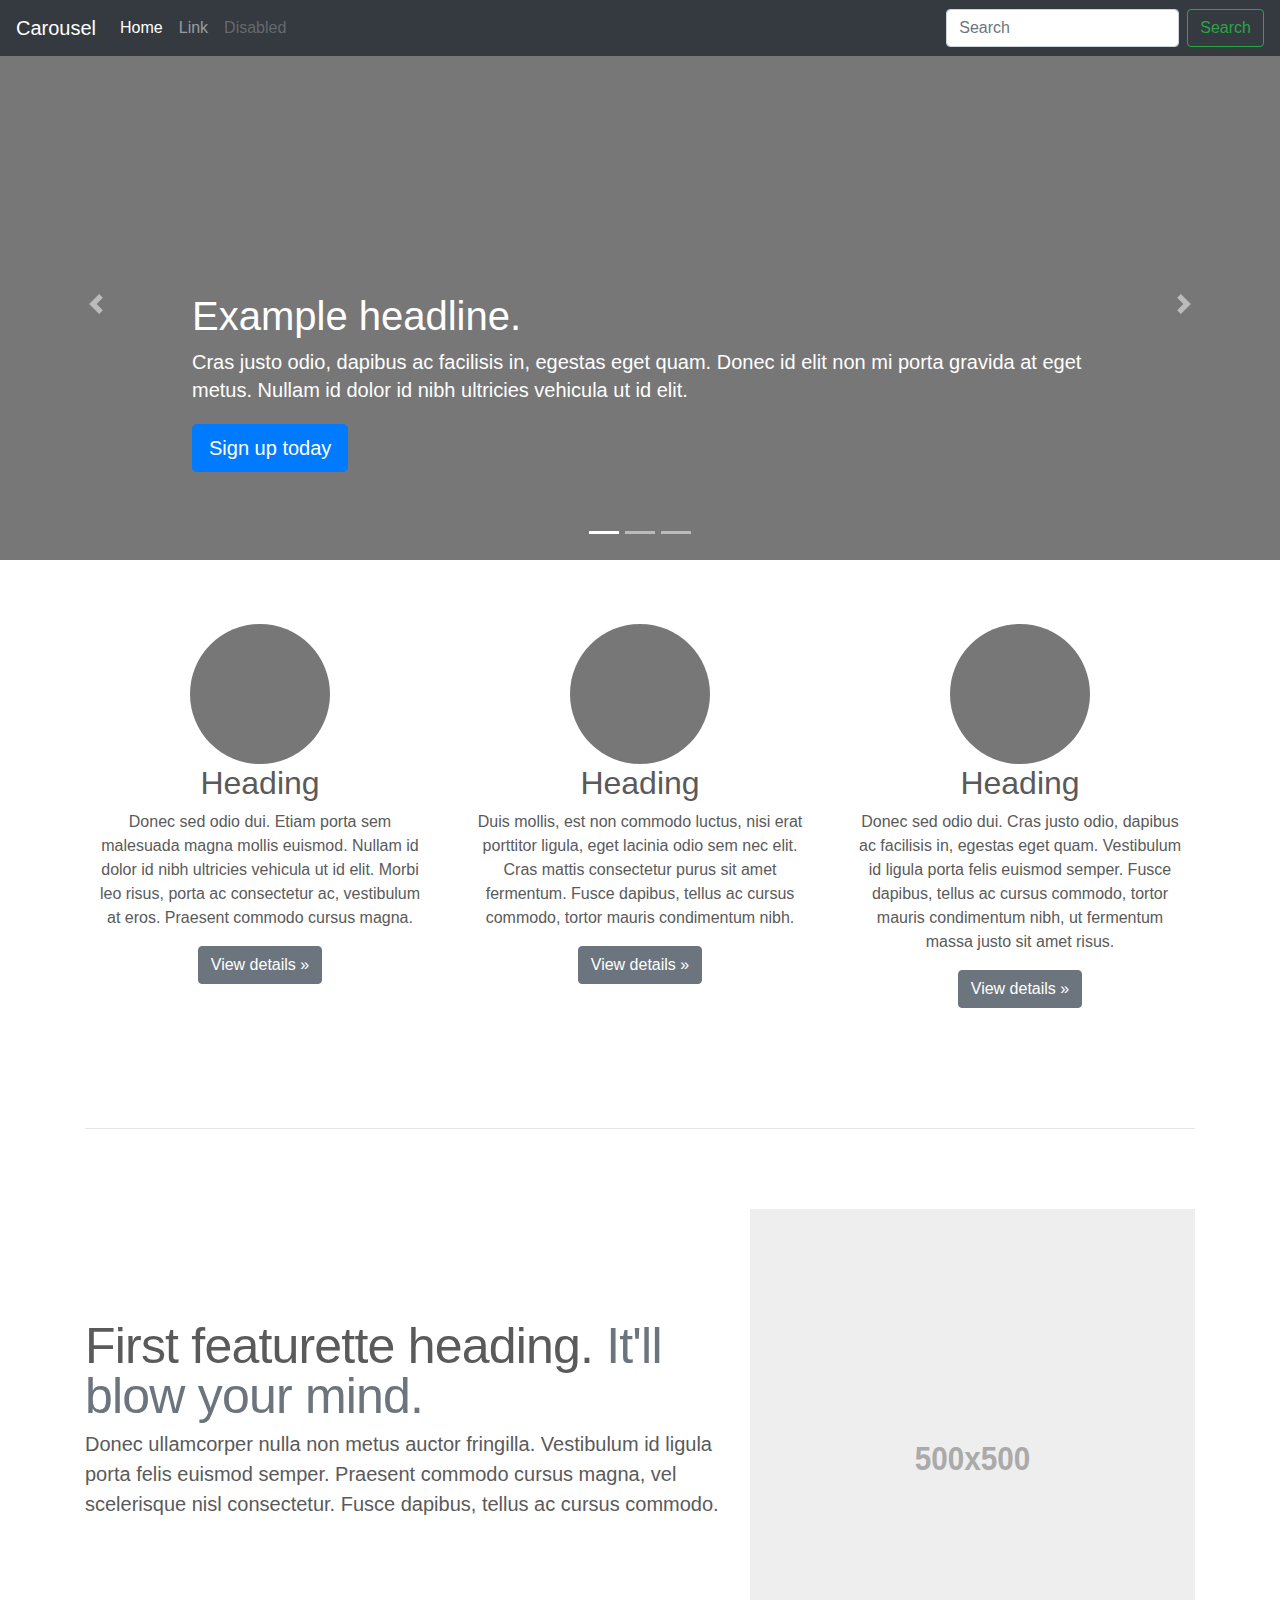
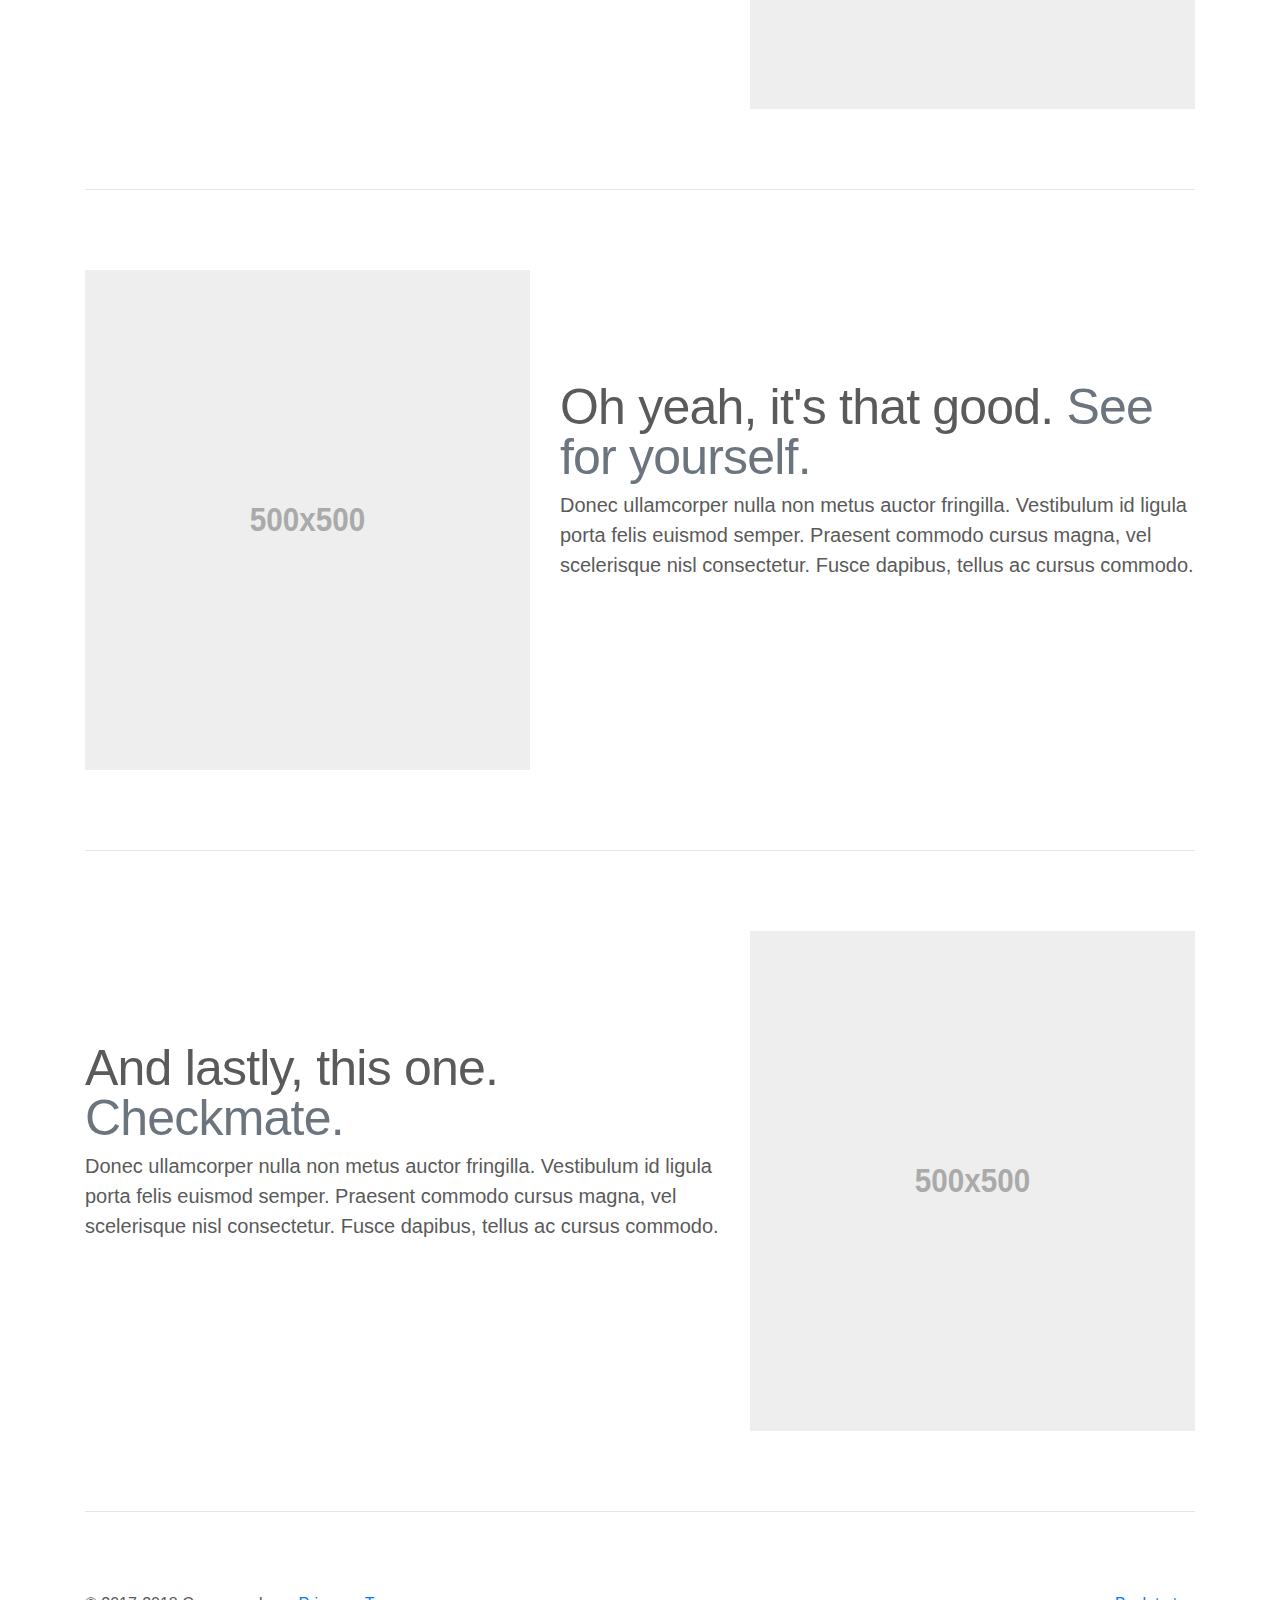
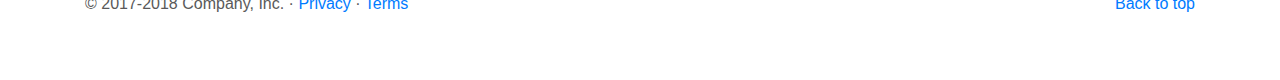
<file: bootstrap/docs/4.0/examples/carousel/index.html>
<!doctype html>
<html lang="en">
  <head>
    <meta charset="utf-8">
    <meta name="viewport" content="width=device-width, initial-scale=1, shrink-to-fit=no">
    <meta name="description" content="">
    <meta name="author" content="">
    <link rel="icon" href="../../../../favicon.ico">

    <title>Carousel Template for Bootstrap</title>

    <!-- Bootstrap core CSS -->
    <link href="../../../../dist/css/bootstrap.min.css" rel="stylesheet">

    <!-- Custom styles for this template -->
    <link href="carousel.css" rel="stylesheet">
  </head>
  <body>

    <header>
      <nav class="navbar navbar-expand-md navbar-dark fixed-top bg-dark">
        <a class="navbar-brand" href="#">Carousel</a>
        <button class="navbar-toggler" type="button" data-toggle="collapse" data-target="#navbarCollapse" aria-controls="navbarCollapse" aria-expanded="false" aria-label="Toggle navigation">
          <span class="navbar-toggler-icon"></span>
        </button>
        <div class="collapse navbar-collapse" id="navbarCollapse">
          <ul class="navbar-nav mr-auto">
            <li class="nav-item active">
              <a class="nav-link" href="#">Home <span class="sr-only">(current)</span></a>
            </li>
            <li class="nav-item">
              <a class="nav-link" href="#">Link</a>
            </li>
            <li class="nav-item">
              <a class="nav-link disabled" href="#">Disabled</a>
            </li>
          </ul>
          <form class="form-inline mt-2 mt-md-0">
            <input class="form-control mr-sm-2" type="text" placeholder="Search" aria-label="Search">
            <button class="btn btn-outline-success my-2 my-sm-0" type="submit">Search</button>
          </form>
        </div>
      </nav>
    </header>

    <main role="main">

      <div id="myCarousel" class="carousel slide" data-ride="carousel">
        <ol class="carousel-indicators">
          <li data-target="#myCarousel" data-slide-to="0" class="active"></li>
          <li data-target="#myCarousel" data-slide-to="1"></li>
          <li data-target="#myCarousel" data-slide-to="2"></li>
        </ol>
        <div class="carousel-inner">
          <div class="carousel-item active">
            <img class="first-slide" src="[data-uri]" alt="First slide">
            <div class="container">
              <div class="carousel-caption text-left">
                <h1>Example headline.</h1>
                <p>Cras justo odio, dapibus ac facilisis in, egestas eget quam. Donec id elit non mi porta gravida at eget metus. Nullam id dolor id nibh ultricies vehicula ut id elit.</p>
                <p><a class="btn btn-lg btn-primary" href="#" role="button">Sign up today</a></p>
              </div>
            </div>
          </div>
          <div class="carousel-item">
            <img class="second-slide" src="[data-uri]" alt="Second slide">
            <div class="container">
              <div class="carousel-caption">
                <h1>Another example headline.</h1>
                <p>Cras justo odio, dapibus ac facilisis in, egestas eget quam. Donec id elit non mi porta gravida at eget metus. Nullam id dolor id nibh ultricies vehicula ut id elit.</p>
                <p><a class="btn btn-lg btn-primary" href="#" role="button">Learn more</a></p>
              </div>
            </div>
          </div>
          <div class="carousel-item">
            <img class="third-slide" src="[data-uri]" alt="Third slide">
            <div class="container">
              <div class="carousel-caption text-right">
                <h1>One more for good measure.</h1>
                <p>Cras justo odio, dapibus ac facilisis in, egestas eget quam. Donec id elit non mi porta gravida at eget metus. Nullam id dolor id nibh ultricies vehicula ut id elit.</p>
                <p><a class="btn btn-lg btn-primary" href="#" role="button">Browse gallery</a></p>
              </div>
            </div>
          </div>
        </div>
        <a class="carousel-control-prev" href="#myCarousel" role="button" data-slide="prev">
          <span class="carousel-control-prev-icon" aria-hidden="true"></span>
          <span class="sr-only">Previous</span>
        </a>
        <a class="carousel-control-next" href="#myCarousel" role="button" data-slide="next">
          <span class="carousel-control-next-icon" aria-hidden="true"></span>
          <span class="sr-only">Next</span>
        </a>
      </div>


      <!-- Marketing messaging and featurettes
      ================================================== -->
      <!-- Wrap the rest of the page in another container to center all the content. -->

      <div class="container marketing">

        <!-- Three columns of text below the carousel -->
        <div class="row">
          <div class="col-lg-4">
            <img class="rounded-circle" src="[data-uri]" alt="Generic placeholder image" width="140" height="140">
            <h2>Heading</h2>
            <p>Donec sed odio dui. Etiam porta sem malesuada magna mollis euismod. Nullam id dolor id nibh ultricies vehicula ut id elit. Morbi leo risus, porta ac consectetur ac, vestibulum at eros. Praesent commodo cursus magna.</p>
            <p><a class="btn btn-secondary" href="#" role="button">View details &raquo;</a></p>
          </div><!-- /.col-lg-4 -->
          <div class="col-lg-4">
            <img class="rounded-circle" src="[data-uri]" alt="Generic placeholder image" width="140" height="140">
            <h2>Heading</h2>
            <p>Duis mollis, est non commodo luctus, nisi erat porttitor ligula, eget lacinia odio sem nec elit. Cras mattis consectetur purus sit amet fermentum. Fusce dapibus, tellus ac cursus commodo, tortor mauris condimentum nibh.</p>
            <p><a class="btn btn-secondary" href="#" role="button">View details &raquo;</a></p>
          </div><!-- /.col-lg-4 -->
          <div class="col-lg-4">
            <img class="rounded-circle" src="[data-uri]" alt="Generic placeholder image" width="140" height="140">
            <h2>Heading</h2>
            <p>Donec sed odio dui. Cras justo odio, dapibus ac facilisis in, egestas eget quam. Vestibulum id ligula porta felis euismod semper. Fusce dapibus, tellus ac cursus commodo, tortor mauris condimentum nibh, ut fermentum massa justo sit amet risus.</p>
            <p><a class="btn btn-secondary" href="#" role="button">View details &raquo;</a></p>
          </div><!-- /.col-lg-4 -->
        </div><!-- /.row -->


        <!-- START THE FEATURETTES -->

        <hr class="featurette-divider">

        <div class="row featurette">
          <div class="col-md-7">
            <h2 class="featurette-heading">First featurette heading. <span class="text-muted">It'll blow your mind.</span></h2>
            <p class="lead">Donec ullamcorper nulla non metus auctor fringilla. Vestibulum id ligula porta felis euismod semper. Praesent commodo cursus magna, vel scelerisque nisl consectetur. Fusce dapibus, tellus ac cursus commodo.</p>
          </div>
          <div class="col-md-5">
            <img class="featurette-image img-fluid mx-auto" data-src="holder.js/500x500/auto" alt="Generic placeholder image">
          </div>
        </div>

        <hr class="featurette-divider">

        <div class="row featurette">
          <div class="col-md-7 order-md-2">
            <h2 class="featurette-heading">Oh yeah, it's that good. <span class="text-muted">See for yourself.</span></h2>
            <p class="lead">Donec ullamcorper nulla non metus auctor fringilla. Vestibulum id ligula porta felis euismod semper. Praesent commodo cursus magna, vel scelerisque nisl consectetur. Fusce dapibus, tellus ac cursus commodo.</p>
          </div>
          <div class="col-md-5 order-md-1">
            <img class="featurette-image img-fluid mx-auto" data-src="holder.js/500x500/auto" alt="Generic placeholder image">
          </div>
        </div>

        <hr class="featurette-divider">

        <div class="row featurette">
          <div class="col-md-7">
            <h2 class="featurette-heading">And lastly, this one. <span class="text-muted">Checkmate.</span></h2>
            <p class="lead">Donec ullamcorper nulla non metus auctor fringilla. Vestibulum id ligula porta felis euismod semper. Praesent commodo cursus magna, vel scelerisque nisl consectetur. Fusce dapibus, tellus ac cursus commodo.</p>
          </div>
          <div class="col-md-5">
            <img class="featurette-image img-fluid mx-auto" data-src="holder.js/500x500/auto" alt="Generic placeholder image">
          </div>
        </div>

        <hr class="featurette-divider">

        <!-- /END THE FEATURETTES -->

      </div><!-- /.container -->


      <!-- FOOTER -->
      <footer class="container">
        <p class="float-right"><a href="#">Back to top</a></p>
        <p>&copy; 2017-2018 Company, Inc. &middot; <a href="#">Privacy</a> &middot; <a href="#">Terms</a></p>
      </footer>
    </main>

    <!-- Bootstrap core JavaScript
    ================================================== -->
    <!-- Placed at the end of the document so the pages load faster -->
    <script src="https://code.jquery.com/jquery-3.2.1.slim.min.js" integrity="sha384-KJ3o2DKtIkvYIK3UENzmM7KCkRr/rE9/Qpg6aAZGJwFDMVNA/GpGFF93hXpG5KkN" crossorigin="anonymous"></script>
    <script>window.jQuery || document.write('<script src="../../../../assets/js/vendor/jquery-slim.min.js"><\/script>')</script>
    <script src="../../../../assets/js/vendor/popper.min.js"></script>
    <script src="../../../../dist/js/bootstrap.min.js"></script>
    <!-- Just to make our placeholder images work. Don't actually copy the next line! -->
    <script src="../../../../assets/js/vendor/holder.min.js"></script>
  </body>
</html>
</file>
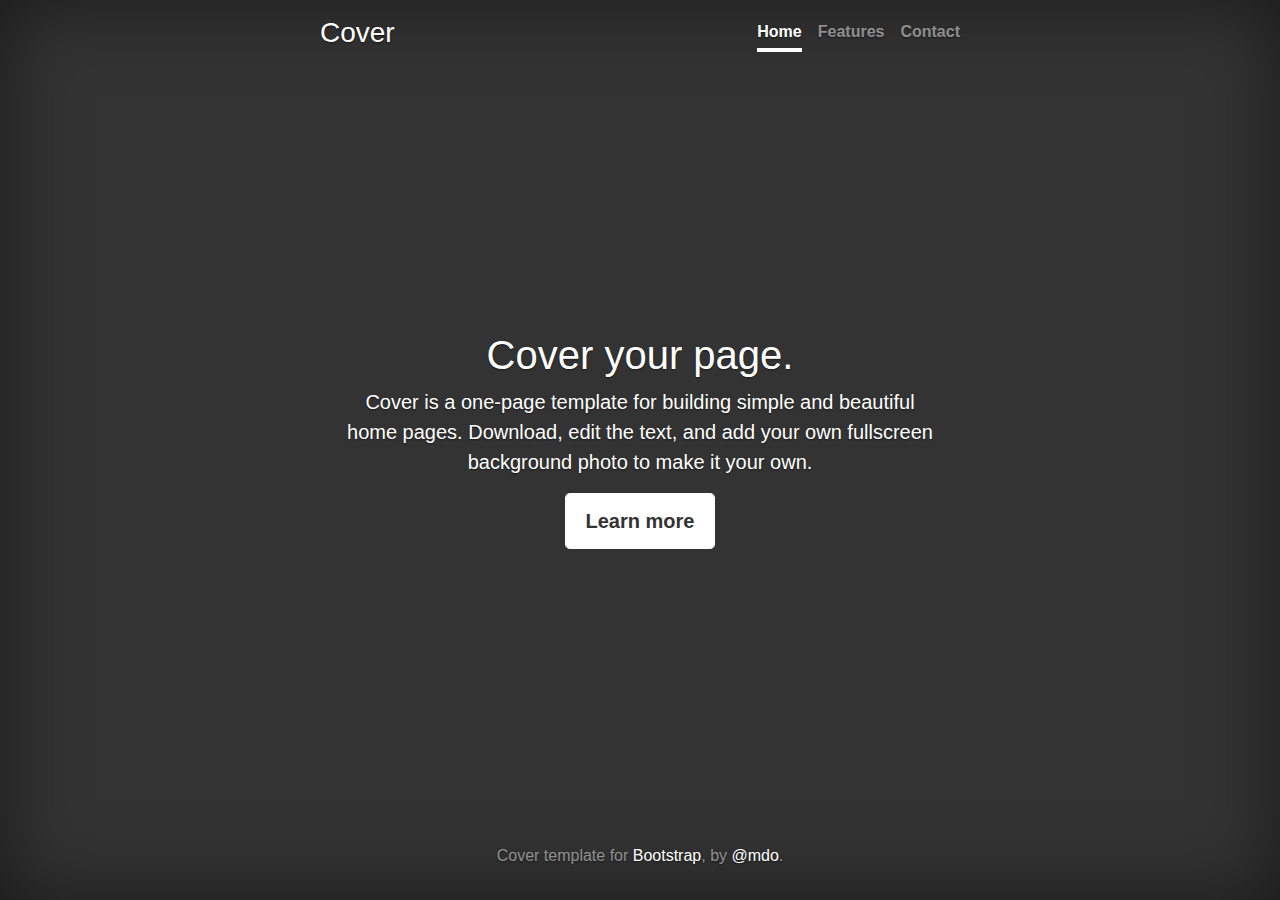
<file: bootstrap/docs/4.0/examples/cover/index.html>
<!doctype html>
<html lang="en">
  <head>
    <meta charset="utf-8">
    <meta name="viewport" content="width=device-width, initial-scale=1, shrink-to-fit=no">
    <meta name="description" content="">
    <meta name="author" content="">
    <link rel="icon" href="../../../../favicon.ico">

    <title>Cover Template for Bootstrap</title>

    <!-- Bootstrap core CSS -->
    <link href="../../../../dist/css/bootstrap.min.css" rel="stylesheet">

    <!-- Custom styles for this template -->
    <link href="cover.css" rel="stylesheet">
  </head>

  <body class="text-center">

    <div class="cover-container d-flex h-100 p-3 mx-auto flex-column">
      <header class="masthead mb-auto">
        <div class="inner">
          <h3 class="masthead-brand">Cover</h3>
          <nav class="nav nav-masthead justify-content-center">
            <a class="nav-link active" href="#">Home</a>
            <a class="nav-link" href="#">Features</a>
            <a class="nav-link" href="#">Contact</a>
          </nav>
        </div>
      </header>

      <main role="main" class="inner cover">
        <h1 class="cover-heading">Cover your page.</h1>
        <p class="lead">Cover is a one-page template for building simple and beautiful home pages. Download, edit the text, and add your own fullscreen background photo to make it your own.</p>
        <p class="lead">
          <a href="#" class="btn btn-lg btn-secondary">Learn more</a>
        </p>
      </main>

      <footer class="mastfoot mt-auto">
        <div class="inner">
          <p>Cover template for <a href="https://getbootstrap.com/">Bootstrap</a>, by <a href="https://twitter.com/mdo">@mdo</a>.</p>
        </div>
      </footer>
    </div>


    <!-- Bootstrap core JavaScript
    ================================================== -->
    <!-- Placed at the end of the document so the pages load faster -->
    <script src="https://code.jquery.com/jquery-3.2.1.slim.min.js" integrity="sha384-KJ3o2DKtIkvYIK3UENzmM7KCkRr/rE9/Qpg6aAZGJwFDMVNA/GpGFF93hXpG5KkN" crossorigin="anonymous"></script>
    <script>window.jQuery || document.write('<script src="../../../../assets/js/vendor/jquery-slim.min.js"><\/script>')</script>
    <script src="../../../../assets/js/vendor/popper.min.js"></script>
    <script src="../../../../dist/js/bootstrap.min.js"></script>
  </body>
</html>
</file>
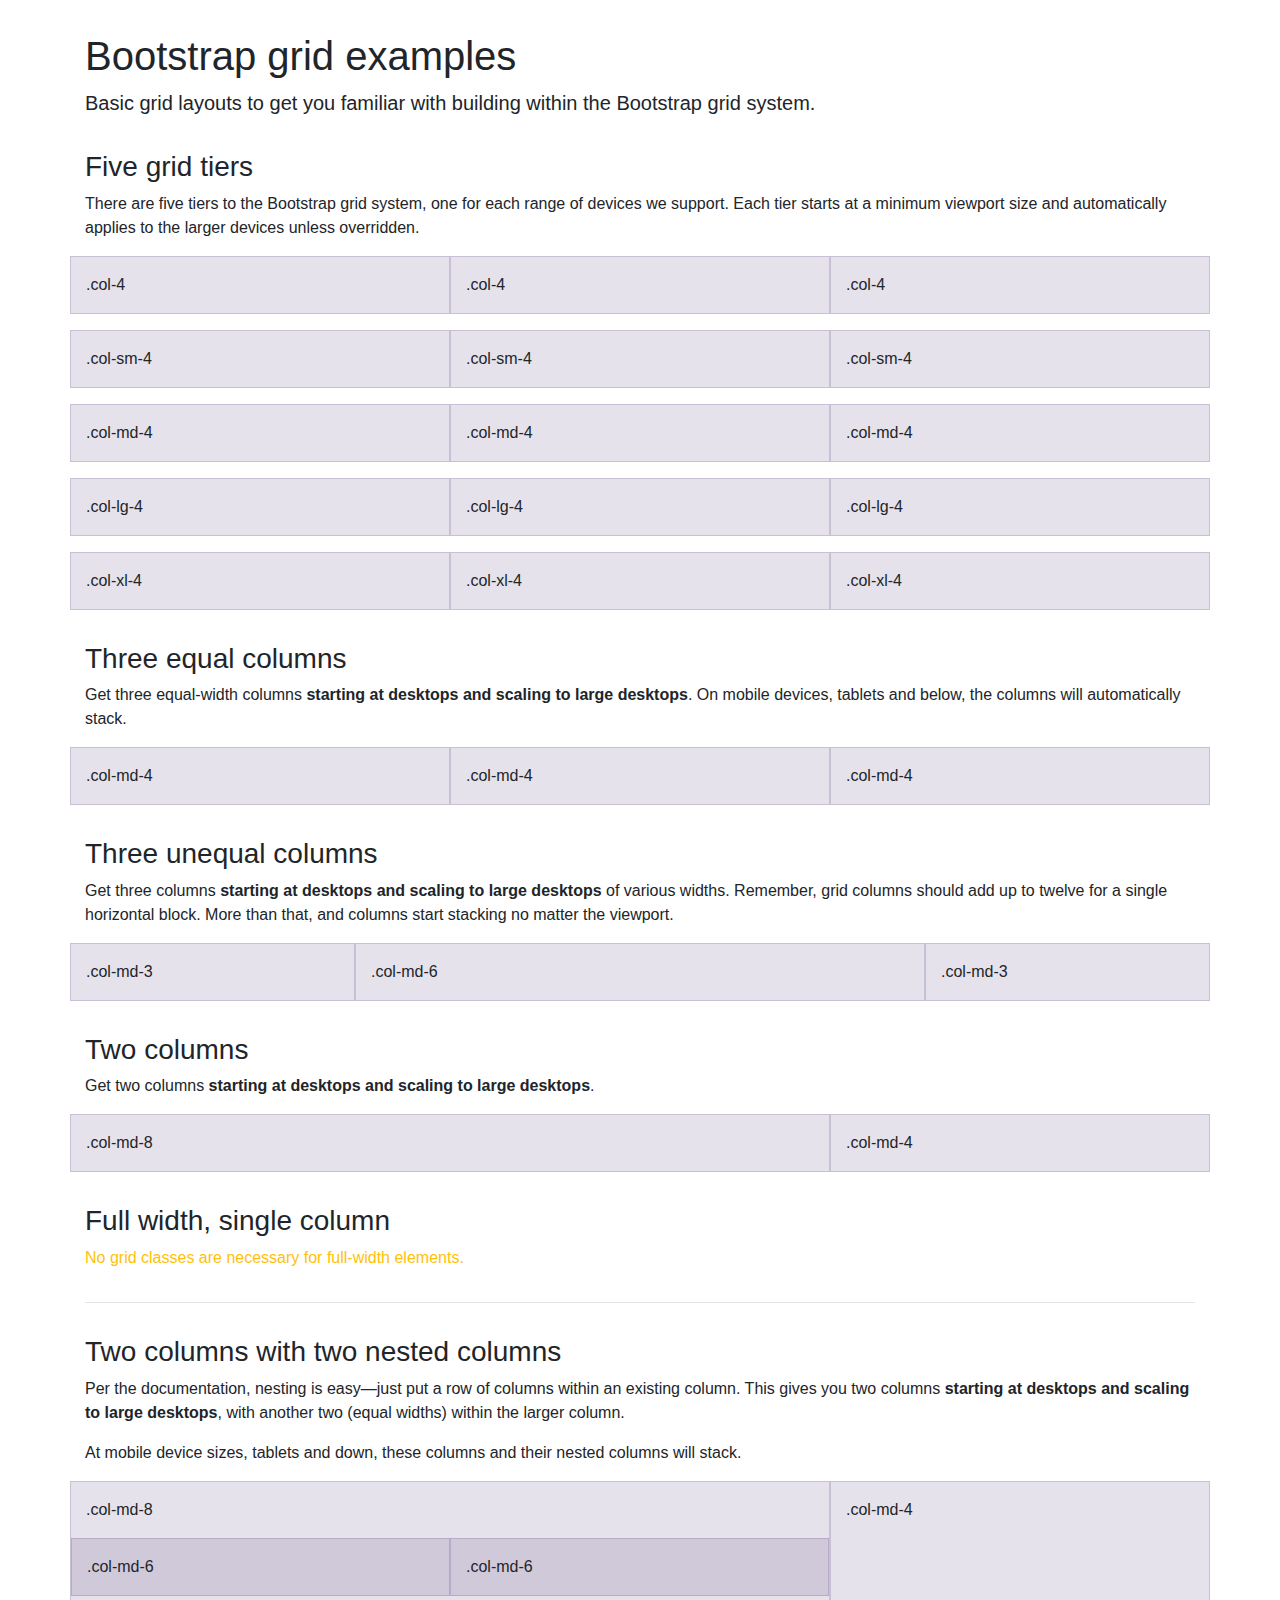
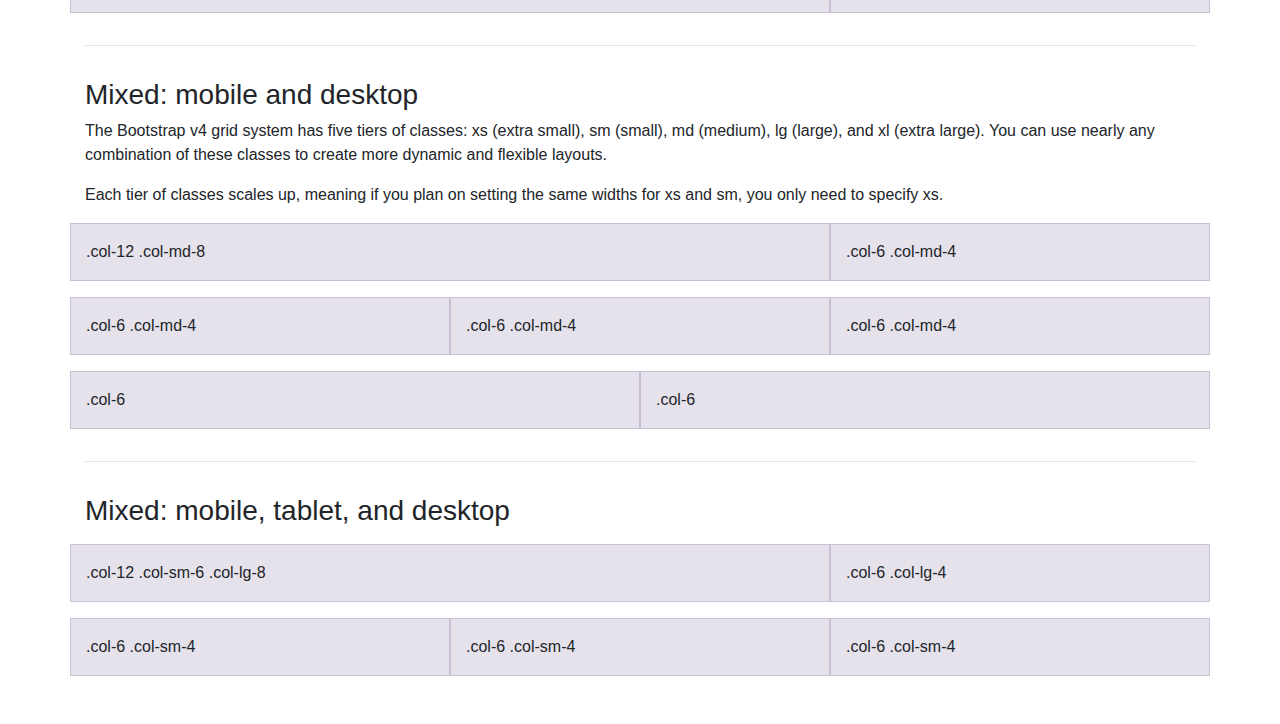
<file: bootstrap/docs/4.0/examples/grid/index.html>
<!doctype html>
<html lang="en">
  <head>
    <meta charset="utf-8">
    <meta name="viewport" content="width=device-width, initial-scale=1, shrink-to-fit=no">
    <meta name="description" content="">
    <meta name="author" content="">
    <link rel="icon" href="../../../../favicon.ico">

    <title>Grid Template for Bootstrap</title>

    <!-- Bootstrap core CSS -->
    <link href="../../../../dist/css/bootstrap.min.css" rel="stylesheet">

    <!-- Custom styles for this template -->
    <link href="grid.css" rel="stylesheet">
  </head>

  <body>
    <div class="container">

      <h1>Bootstrap grid examples</h1>
      <p class="lead">Basic grid layouts to get you familiar with building within the Bootstrap grid system.</p>

      <h3>Five grid tiers</h3>
      <p>There are five tiers to the Bootstrap grid system, one for each range of devices we support. Each tier starts at a minimum viewport size and automatically applies to the larger devices unless overridden.</p>

      <div class="row">
        <div class="col-4">.col-4</div>
        <div class="col-4">.col-4</div>
        <div class="col-4">.col-4</div>
      </div>

      <div class="row">
        <div class="col-sm-4">.col-sm-4</div>
        <div class="col-sm-4">.col-sm-4</div>
        <div class="col-sm-4">.col-sm-4</div>
      </div>

      <div class="row">
        <div class="col-md-4">.col-md-4</div>
        <div class="col-md-4">.col-md-4</div>
        <div class="col-md-4">.col-md-4</div>
      </div>

      <div class="row">
        <div class="col-lg-4">.col-lg-4</div>
        <div class="col-lg-4">.col-lg-4</div>
        <div class="col-lg-4">.col-lg-4</div>
      </div>

      <div class="row">
        <div class="col-xl-4">.col-xl-4</div>
        <div class="col-xl-4">.col-xl-4</div>
        <div class="col-xl-4">.col-xl-4</div>
      </div>

      <h3>Three equal columns</h3>
      <p>Get three equal-width columns <strong>starting at desktops and scaling to large desktops</strong>. On mobile devices, tablets and below, the columns will automatically stack.</p>
      <div class="row">
        <div class="col-md-4">.col-md-4</div>
        <div class="col-md-4">.col-md-4</div>
        <div class="col-md-4">.col-md-4</div>
      </div>

      <h3>Three unequal columns</h3>
      <p>Get three columns <strong>starting at desktops and scaling to large desktops</strong> of various widths. Remember, grid columns should add up to twelve for a single horizontal block. More than that, and columns start stacking no matter the viewport.</p>
      <div class="row">
        <div class="col-md-3">.col-md-3</div>
        <div class="col-md-6">.col-md-6</div>
        <div class="col-md-3">.col-md-3</div>
      </div>

      <h3>Two columns</h3>
      <p>Get two columns <strong>starting at desktops and scaling to large desktops</strong>.</p>
      <div class="row">
        <div class="col-md-8">.col-md-8</div>
        <div class="col-md-4">.col-md-4</div>
      </div>

      <h3>Full width, single column</h3>
      <p class="text-warning">No grid classes are necessary for full-width elements.</p>

      <hr>

      <h3>Two columns with two nested columns</h3>
      <p>Per the documentation, nesting is easy—just put a row of columns within an existing column. This gives you two columns <strong>starting at desktops and scaling to large desktops</strong>, with another two (equal widths) within the larger column.</p>
      <p>At mobile device sizes, tablets and down, these columns and their nested columns will stack.</p>
      <div class="row">
        <div class="col-md-8">
          .col-md-8
          <div class="row">
            <div class="col-md-6">.col-md-6</div>
            <div class="col-md-6">.col-md-6</div>
          </div>
        </div>
        <div class="col-md-4">.col-md-4</div>
      </div>

      <hr>

      <h3>Mixed: mobile and desktop</h3>
      <p>The Bootstrap v4 grid system has five tiers of classes: xs (extra small), sm (small), md (medium), lg (large), and xl (extra large). You can use nearly any combination of these classes to create more dynamic and flexible layouts.</p>
      <p>Each tier of classes scales up, meaning if you plan on setting the same widths for xs and sm, you only need to specify xs.</p>
      <div class="row">
        <div class="col-12 col-md-8">.col-12 .col-md-8</div>
        <div class="col-6 col-md-4">.col-6 .col-md-4</div>
      </div>
      <div class="row">
        <div class="col-6 col-md-4">.col-6 .col-md-4</div>
        <div class="col-6 col-md-4">.col-6 .col-md-4</div>
        <div class="col-6 col-md-4">.col-6 .col-md-4</div>
      </div>
      <div class="row">
        <div class="col-6">.col-6</div>
        <div class="col-6">.col-6</div>
      </div>

      <hr>

      <h3>Mixed: mobile, tablet, and desktop</h3>
      <p></p>
      <div class="row">
        <div class="col-12 col-sm-6 col-lg-8">.col-12 .col-sm-6 .col-lg-8</div>
        <div class="col-6 col-lg-4">.col-6 .col-lg-4</div>
      </div>
      <div class="row">
        <div class="col-6 col-sm-4">.col-6 .col-sm-4</div>
        <div class="col-6 col-sm-4">.col-6 .col-sm-4</div>
        <div class="col-6 col-sm-4">.col-6 .col-sm-4</div>
      </div>

    </div> <!-- /container -->
  </body>
</html>
</file>
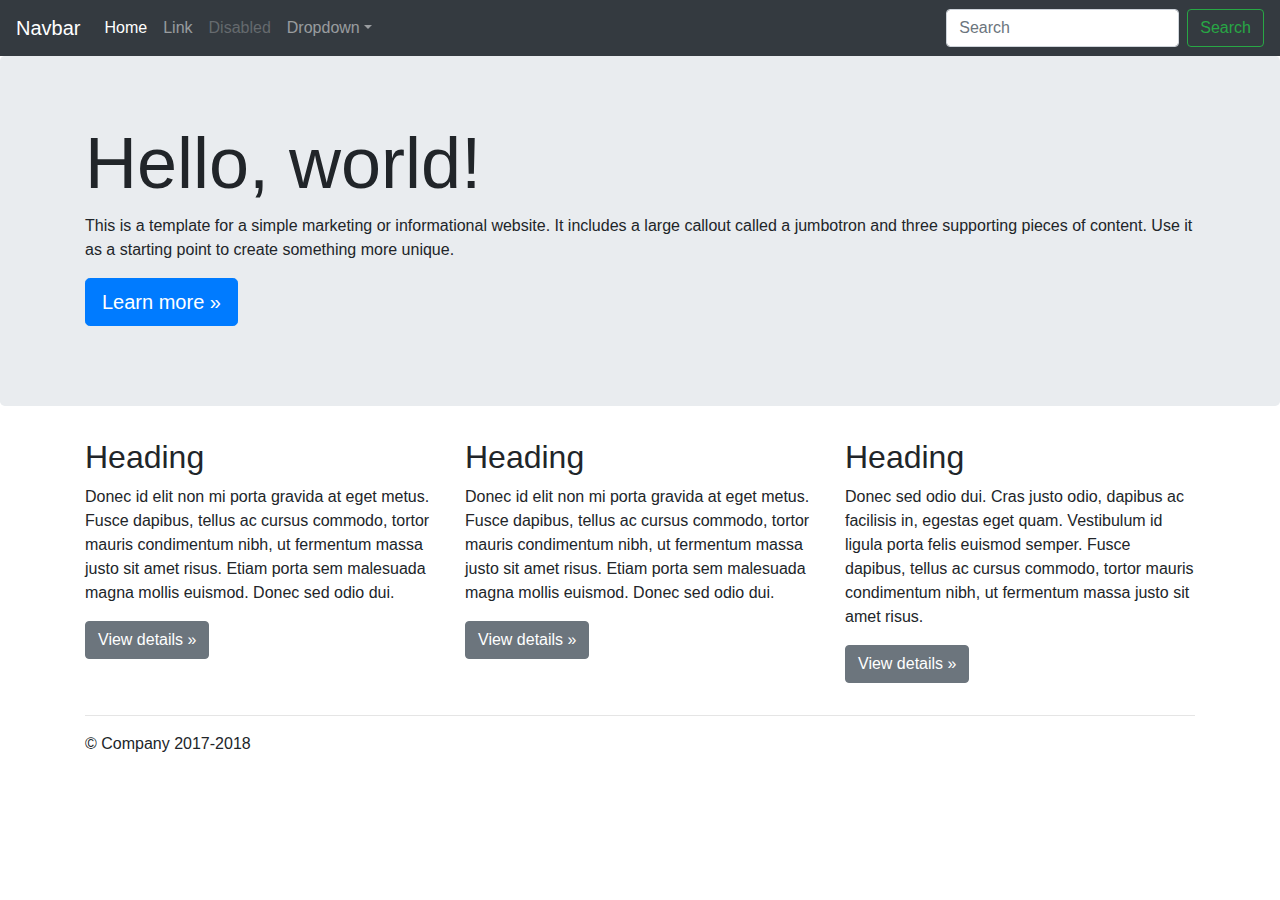
<file: bootstrap/docs/4.0/examples/jumbotron/index.html>
<!doctype html>
<html lang="en">
  <head>
    <meta charset="utf-8">
    <meta name="viewport" content="width=device-width, initial-scale=1, shrink-to-fit=no">
    <meta name="description" content="">
    <meta name="author" content="">
    <link rel="icon" href="../../../../favicon.ico">

    <title>Jumbotron Template for Bootstrap</title>

    <!-- Bootstrap core CSS -->
    <link href="../../../../dist/css/bootstrap.min.css" rel="stylesheet">

    <!-- Custom styles for this template -->
    <link href="jumbotron.css" rel="stylesheet">
  </head>

  <body>

    <nav class="navbar navbar-expand-md navbar-dark fixed-top bg-dark">
      <a class="navbar-brand" href="#">Navbar</a>
      <button class="navbar-toggler" type="button" data-toggle="collapse" data-target="#navbarsExampleDefault" aria-controls="navbarsExampleDefault" aria-expanded="false" aria-label="Toggle navigation">
        <span class="navbar-toggler-icon"></span>
      </button>

      <div class="collapse navbar-collapse" id="navbarsExampleDefault">
        <ul class="navbar-nav mr-auto">
          <li class="nav-item active">
            <a class="nav-link" href="#">Home <span class="sr-only">(current)</span></a>
          </li>
          <li class="nav-item">
            <a class="nav-link" href="#">Link</a>
          </li>
          <li class="nav-item">
            <a class="nav-link disabled" href="#">Disabled</a>
          </li>
          <li class="nav-item dropdown">
            <a class="nav-link dropdown-toggle" href="http://example.com" id="dropdown01" data-toggle="dropdown" aria-haspopup="true" aria-expanded="false">Dropdown</a>
            <div class="dropdown-menu" aria-labelledby="dropdown01">
              <a class="dropdown-item" href="#">Action</a>
              <a class="dropdown-item" href="#">Another action</a>
              <a class="dropdown-item" href="#">Something else here</a>
            </div>
          </li>
        </ul>
        <form class="form-inline my-2 my-lg-0">
          <input class="form-control mr-sm-2" type="text" placeholder="Search" aria-label="Search">
          <button class="btn btn-outline-success my-2 my-sm-0" type="submit">Search</button>
        </form>
      </div>
    </nav>

    <main role="main">

      <!-- Main jumbotron for a primary marketing message or call to action -->
      <div class="jumbotron">
        <div class="container">
          <h1 class="display-3">Hello, world!</h1>
          <p>This is a template for a simple marketing or informational website. It includes a large callout called a jumbotron and three supporting pieces of content. Use it as a starting point to create something more unique.</p>
          <p><a class="btn btn-primary btn-lg" href="#" role="button">Learn more &raquo;</a></p>
        </div>
      </div>

      <div class="container">
        <!-- Example row of columns -->
        <div class="row">
          <div class="col-md-4">
            <h2>Heading</h2>
            <p>Donec id elit non mi porta gravida at eget metus. Fusce dapibus, tellus ac cursus commodo, tortor mauris condimentum nibh, ut fermentum massa justo sit amet risus. Etiam porta sem malesuada magna mollis euismod. Donec sed odio dui. </p>
            <p><a class="btn btn-secondary" href="#" role="button">View details &raquo;</a></p>
          </div>
          <div class="col-md-4">
            <h2>Heading</h2>
            <p>Donec id elit non mi porta gravida at eget metus. Fusce dapibus, tellus ac cursus commodo, tortor mauris condimentum nibh, ut fermentum massa justo sit amet risus. Etiam porta sem malesuada magna mollis euismod. Donec sed odio dui. </p>
            <p><a class="btn btn-secondary" href="#" role="button">View details &raquo;</a></p>
          </div>
          <div class="col-md-4">
            <h2>Heading</h2>
            <p>Donec sed odio dui. Cras justo odio, dapibus ac facilisis in, egestas eget quam. Vestibulum id ligula porta felis euismod semper. Fusce dapibus, tellus ac cursus commodo, tortor mauris condimentum nibh, ut fermentum massa justo sit amet risus.</p>
            <p><a class="btn btn-secondary" href="#" role="button">View details &raquo;</a></p>
          </div>
        </div>

        <hr>

      </div> <!-- /container -->

    </main>

    <footer class="container">
      <p>&copy; Company 2017-2018</p>
    </footer>

    <!-- Bootstrap core JavaScript
    ================================================== -->
    <!-- Placed at the end of the document so the pages load faster -->
    <script src="https://code.jquery.com/jquery-3.2.1.slim.min.js" integrity="sha384-KJ3o2DKtIkvYIK3UENzmM7KCkRr/rE9/Qpg6aAZGJwFDMVNA/GpGFF93hXpG5KkN" crossorigin="anonymous"></script>
    <script>window.jQuery || document.write('<script src="../../../../assets/js/vendor/jquery-slim.min.js"><\/script>')</script>
    <script src="../../../../assets/js/vendor/popper.min.js"></script>
    <script src="../../../../dist/js/bootstrap.min.js"></script>
  </body>
</html>
</file>
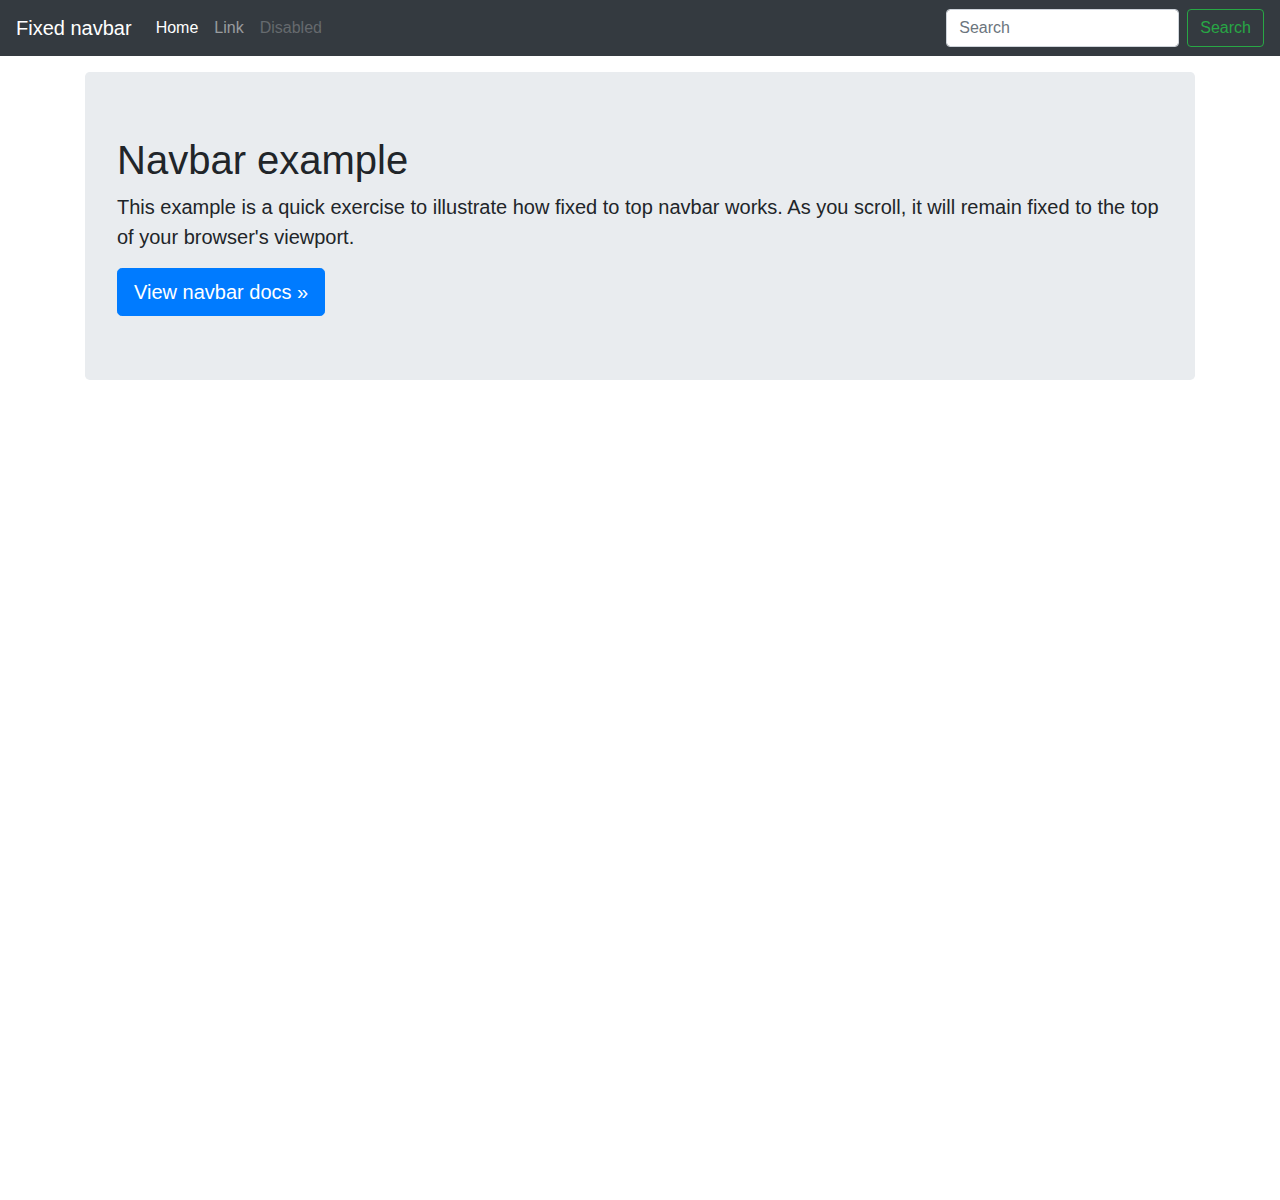
<file: bootstrap/docs/4.0/examples/navbar-fixed/index.html>
<!doctype html>
<html lang="en">
  <head>
    <meta charset="utf-8">
    <meta name="viewport" content="width=device-width, initial-scale=1, shrink-to-fit=no">
    <meta name="description" content="">
    <meta name="author" content="">
    <link rel="icon" href="../../../../favicon.ico">

    <title>Fixed top navbar example for Bootstrap</title>

    <!-- Bootstrap core CSS -->
    <link href="../../../../dist/css/bootstrap.min.css" rel="stylesheet">

    <!-- Custom styles for this template -->
    <link href="navbar-top-fixed.css" rel="stylesheet">
  </head>

  <body>

    <nav class="navbar navbar-expand-md navbar-dark fixed-top bg-dark">
      <a class="navbar-brand" href="#">Fixed navbar</a>
      <button class="navbar-toggler" type="button" data-toggle="collapse" data-target="#navbarCollapse" aria-controls="navbarCollapse" aria-expanded="false" aria-label="Toggle navigation">
        <span class="navbar-toggler-icon"></span>
      </button>
      <div class="collapse navbar-collapse" id="navbarCollapse">
        <ul class="navbar-nav mr-auto">
          <li class="nav-item active">
            <a class="nav-link" href="#">Home <span class="sr-only">(current)</span></a>
          </li>
          <li class="nav-item">
            <a class="nav-link" href="#">Link</a>
          </li>
          <li class="nav-item">
            <a class="nav-link disabled" href="#">Disabled</a>
          </li>
        </ul>
        <form class="form-inline mt-2 mt-md-0">
          <input class="form-control mr-sm-2" type="text" placeholder="Search" aria-label="Search">
          <button class="btn btn-outline-success my-2 my-sm-0" type="submit">Search</button>
        </form>
      </div>
    </nav>

    <main role="main" class="container">
      <div class="jumbotron">
        <h1>Navbar example</h1>
        <p class="lead">This example is a quick exercise to illustrate how fixed to top navbar works. As you scroll, it will remain fixed to the top of your browser's viewport.</p>
        <a class="btn btn-lg btn-primary" href="../../components/navbar/" role="button">View navbar docs &raquo;</a>
      </div>
    </main>

    <!-- Bootstrap core JavaScript
    ================================================== -->
    <!-- Placed at the end of the document so the pages load faster -->
    <script src="https://code.jquery.com/jquery-3.2.1.slim.min.js" integrity="sha384-KJ3o2DKtIkvYIK3UENzmM7KCkRr/rE9/Qpg6aAZGJwFDMVNA/GpGFF93hXpG5KkN" crossorigin="anonymous"></script>
    <script>window.jQuery || document.write('<script src="../../../../assets/js/vendor/jquery-slim.min.js"><\/script>')</script>
    <script src="../../../../assets/js/vendor/popper.min.js"></script>
    <script src="../../../../dist/js/bootstrap.min.js"></script>
  </body>
</html>
</file>
<file: css/1.css>
*{margin: 0;padding: 0}
body
{
  font-family: 'Roboto', sans-serif;
}
.tieudesp
{
  color: red;
}
footer
{
  background-color: #F7F7F7;
  min-height: 90px;   
  padding: 20px;
}
.ndvideo
{
margin:40px 0px;
}
.three
{
  padding: 10px;
  margin:20px 0px;
}
.navbar-nav {
    width: 100%;
    text-align: center;
    > li {
      float: none;
      display: inline-block;
    }
  }
  .hinhtron a
{
  color: white;
}
  .hinhtron
{
  text-align: center;
  border-radius: 20px;
  position: fixed;
  bottom: 5px;
  right: 5px;
  background-color: green;
  color: white;
  font-size: 30px;
  z-index: 10;
  height: 40px;
  width: 40px;
-webkit-box-shadow: 10px 10px 78px 0px rgba(0,0,0,0.75);
-moz-box-shadow: 10px 10px 78px 0px rgba(0,0,0,0.75);
box-shadow: 10px 10px 78px 0px rgba(0,0,0,0.75);
}
.greydiv
{
  background-color: white;
}
.menutren
{
  margin:20px 0px;
}
.anhproduct
{
  position: relative;
}
.infonew
{
  color: white;
  background-color: #F9AA12;
  height: 23px;
  width: 40px;
  position: absolute;
  top: 10px;

  left: 24px;
  z-index: 10;
}
.iconadd
{
  color: black;
  height: 50px;
  padding-top:6px;
  position: absolute;
  bottom: 90px;
  width: 261px;
  font-size: 25px;

}
.theodoi
{
  padding: 20px;
  margin: 70px;
  padding-bottom: 70px;
}
.shopnowr
{
  position: absolute;
  bottom: 17%;
  left: 15%;
}
.shopnowl
{
  position: absolute;
  bottom: 17%;
  right: 15%;
}
.infoproduct
{
  color: white;
  background-color: black;
  height: 23px;
  width: 40px;
  position: absolute;
  top: 10px;
  right: 24px;
  z-index: 10;
}
.colorprice
{
  color: black;
}

ul li
{
  list-style-type: none;
  padding: 5px;
  font-size: 16px;
  color: #888686
}
.rcontent
{padding-top: 20px ; padding-bottom: 50px;
}
.headeright
{
  font-size: 16px;
  text-align: right;
}

.nameproduct
{
 
}
.star
{

  text-align: right;
  color: #EDDF00;
}
.key
{
  margin: 5px;
}
.star1
{
  font-size: 20px;
  text-align: left;
  color: #EDDF00;
}
.content
{
  background-color: white;
  margin:20px;
  padding-top: 20px;
}
.menu
{
  padding-left: 15px;
  font-weight: bold;
  display: inline;
}
@media only screen and (max-width: 768px){
  .menu{
      display: block;
  }
}
.photonearup
{
  position: absolute;
  height: 300px;
  background-color: #E8E2E2;
  background-image: url("images/hat1.png");
   background-repeat: no-repeat;
   background-size: cover;
}
.menucover
{
  margin:25px 0px;
}

a
{
  color: black; 
}

.mainmenu, .submenu {
  list-style: none;
  padding: 0;
  margin: 0;
}

/* make ALL links (main and submenu) have padding and background color */
.mainmenu a {
  display: block;
  background-color: #F7F7F7;
  text-decoration: none;
  padding: 10px;
  color: #000;
}

/* add hover behaviour */
.mainmenu a:hover {
    background-color: #C5C5C5;
}


/* when hovering over a .mainmenu item,
  display the submenu inside it.
  we're changing the submenu's max-height from 0 to 200px;
*/

.mainmenu li:hover .submenu {
  display: block;
  max-height: 200px;
}

/*
  we now overwrite the background-color for .submenu links only.
  CSS reads down the page, so code at the bottom will overwrite the code at the top.
*/

.submenu a {
  background-color: #999;
}

/* hover behaviour for links inside .submenu */
.submenu a:hover {
  background-color: #666;
}

/* this is the initial state of all submenus.
  we set it to max-height: 0, and hide the overflowed content.
*/
.submenu {
  overflow: hidden;
  max-height: 0;
  -webkit-transition: all 0.5s ease-out;
}
</file>
<file: bootstrap/docs/4.0/examples/album/album.css>
:root {
  --jumbotron-padding-y: 3rem;
}

.jumbotron {
  padding-top: var(--jumbotron-padding-y);
  padding-bottom: var(--jumbotron-padding-y);
  margin-bottom: 0;
  background-color: #fff;
}
@media (min-width: 768px) {
  .jumbotron {
    padding-top: calc(var(--jumbotron-padding-y) * 2);
    padding-bottom: calc(var(--jumbotron-padding-y) * 2);
  }
}

.jumbotron p:last-child {
  margin-bottom: 0;
}

.jumbotron-heading {
  font-weight: 300;
}

.jumbotron .container {
  max-width: 40rem;
}

footer {
  padding-top: 3rem;
  padding-bottom: 3rem;
}

footer p {
  margin-bottom: .25rem;
}

.box-shadow { box-shadow: 0 .25rem .75rem rgba(0, 0, 0, .05); }
</file>
<file: bootstrap/docs/4.0/examples/blog/blog.css>
/* stylelint-disable selector-list-comma-newline-after */

.blog-header {
  line-height: 1;
  border-bottom: 1px solid #e5e5e5;
}

.blog-header-logo {
  font-family: "Playfair Display", Georgia, "Times New Roman", serif;
  font-size: 2.25rem;
}

.blog-header-logo:hover {
  text-decoration: none;
}

h1, h2, h3, h4, h5, h6 {
  font-family: "Playfair Display", Georgia, "Times New Roman", serif;
}

.display-4 {
  font-size: 2.5rem;
}
@media (min-width: 768px) {
  .display-4 {
    font-size: 3rem;
  }
}

.nav-scroller {
  position: relative;
  z-index: 2;
  height: 2.75rem;
  overflow-y: hidden;
}

.nav-scroller .nav {
  display: -webkit-box;
  display: -ms-flexbox;
  display: flex;
  -ms-flex-wrap: nowrap;
  flex-wrap: nowrap;
  padding-bottom: 1rem;
  margin-top: -1px;
  overflow-x: auto;
  text-align: center;
  white-space: nowrap;
  -webkit-overflow-scrolling: touch;
}

.nav-scroller .nav-link {
  padding-top: .75rem;
  padding-bottom: .75rem;
  font-size: .875rem;
}

.card-img-right {
  height: 100%;
  border-radius: 0 3px 3px 0;
}

.flex-auto {
  -ms-flex: 0 0 auto;
  -webkit-box-flex: 0;
  flex: 0 0 auto;
}

.h-250 { height: 250px; }
@media (min-width: 768px) {
  .h-md-250 { height: 250px; }
}

.border-top { border-top: 1px solid #e5e5e5; }
.border-bottom { border-bottom: 1px solid #e5e5e5; }

.box-shadow { box-shadow: 0 .25rem .75rem rgba(0, 0, 0, .05); }

/*
 * Blog name and description
 */
.blog-title {
  margin-bottom: 0;
  font-size: 2rem;
  font-weight: 400;
}
.blog-description {
  font-size: 1.1rem;
  color: #999;
}

@media (min-width: 40em) {
  .blog-title {
    font-size: 3.5rem;
  }
}

/* Pagination */
.blog-pagination {
  margin-bottom: 4rem;
}
.blog-pagination > .btn {
  border-radius: 2rem;
}

/*
 * Blog posts
 */
.blog-post {
  margin-bottom: 4rem;
}
.blog-post-title {
  margin-bottom: .25rem;
  font-size: 2.5rem;
}
.blog-post-meta {
  margin-bottom: 1.25rem;
  color: #999;
}

/*
 * Footer
 */
.blog-footer {
  padding: 2.5rem 0;
  color: #999;
  text-align: center;
  background-color: #f9f9f9;
  border-top: .05rem solid #e5e5e5;
}
.blog-footer p:last-child {
  margin-bottom: 0;
}
</file>
<file: bootstrap/docs/4.0/examples/carousel/carousel.css>
/* GLOBAL STYLES
-------------------------------------------------- */
/* Padding below the footer and lighter body text */

body {
  padding-top: 3rem;
  padding-bottom: 3rem;
  color: #5a5a5a;
}


/* CUSTOMIZE THE CAROUSEL
-------------------------------------------------- */

/* Carousel base class */
.carousel {
  margin-bottom: 4rem;
}
/* Since positioning the image, we need to help out the caption */
.carousel-caption {
  bottom: 3rem;
  z-index: 10;
}

/* Declare heights because of positioning of img element */
.carousel-item {
  height: 32rem;
  background-color: #777;
}
.carousel-item > img {
  position: absolute;
  top: 0;
  left: 0;
  min-width: 100%;
  height: 32rem;
}


/* MARKETING CONTENT
-------------------------------------------------- */

/* Center align the text within the three columns below the carousel */
.marketing .col-lg-4 {
  margin-bottom: 1.5rem;
  text-align: center;
}
.marketing h2 {
  font-weight: 400;
}
.marketing .col-lg-4 p {
  margin-right: .75rem;
  margin-left: .75rem;
}


/* Featurettes
------------------------- */

.featurette-divider {
  margin: 5rem 0; /* Space out the Bootstrap <hr> more */
}

/* Thin out the marketing headings */
.featurette-heading {
  font-weight: 300;
  line-height: 1;
  letter-spacing: -.05rem;
}


/* RESPONSIVE CSS
-------------------------------------------------- */

@media (min-width: 40em) {
  /* Bump up size of carousel content */
  .carousel-caption p {
    margin-bottom: 1.25rem;
    font-size: 1.25rem;
    line-height: 1.4;
  }

  .featurette-heading {
    font-size: 50px;
  }
}

@media (min-width: 62em) {
  .featurette-heading {
    margin-top: 7rem;
  }
}
</file>
<file: bootstrap/docs/4.0/examples/cover/cover.css>
/*
 * Globals
 */

/* Links */
a,
a:focus,
a:hover {
  color: #fff;
}

/* Custom default button */
.btn-secondary,
.btn-secondary:hover,
.btn-secondary:focus {
  color: #333;
  text-shadow: none; /* Prevent inheritance from `body` */
  background-color: #fff;
  border: .05rem solid #fff;
}


/*
 * Base structure
 */

html,
body {
  height: 100%;
  background-color: #333;
}

body {
  display: -ms-flexbox;
  display: -webkit-box;
  display: flex;
  -ms-flex-pack: center;
  -webkit-box-pack: center;
  justify-content: center;
  color: #fff;
  text-shadow: 0 .05rem .1rem rgba(0, 0, 0, .5);
  box-shadow: inset 0 0 5rem rgba(0, 0, 0, .5);
}

.cover-container {
  max-width: 42em;
}


/*
 * Header
 */
.masthead {
  margin-bottom: 2rem;
}

.masthead-brand {
  margin-bottom: 0;
}

.nav-masthead .nav-link {
  padding: .25rem 0;
  font-weight: 700;
  color: rgba(255, 255, 255, .5);
  background-color: transparent;
  border-bottom: .25rem solid transparent;
}

.nav-masthead .nav-link:hover,
.nav-masthead .nav-link:focus {
  border-bottom-color: rgba(255, 255, 255, .25);
}

.nav-masthead .nav-link + .nav-link {
  margin-left: 1rem;
}

.nav-masthead .active {
  color: #fff;
  border-bottom-color: #fff;
}

@media (min-width: 48em) {
  .masthead-brand {
    float: left;
  }
  .nav-masthead {
    float: right;
  }
}


/*
 * Cover
 */
.cover {
  padding: 0 1.5rem;
}
.cover .btn-lg {
  padding: .75rem 1.25rem;
  font-weight: 700;
}


/*
 * Footer
 */
.mastfoot {
  color: rgba(255, 255, 255, .5);
}
</file>
<file: bootstrap/docs/4.0/examples/grid/grid.css>
body {
  padding-top: 2rem;
  padding-bottom: 2rem;
}

h3 {
  margin-top: 2rem;
}

.row {
  margin-bottom: 1rem;
}
.row .row {
  margin-top: 1rem;
  margin-bottom: 0;
}
[class*="col-"] {
  padding-top: 1rem;
  padding-bottom: 1rem;
  background-color: rgba(86, 61, 124, .15);
  border: 1px solid rgba(86, 61, 124, .2);
}

hr {
  margin-top: 2rem;
  margin-bottom: 2rem;
}
</file>
<file: bootstrap/docs/4.0/examples/jumbotron/jumbotron.css>
/* Move down content because we have a fixed navbar that is 3.5rem tall */
body {
  padding-top: 3.5rem;
}
</file>
<file: bootstrap/docs/4.0/examples/navbar-fixed/navbar-top-fixed.css>
/* Show it is fixed to the top */
body {
  min-height: 75rem;
  padding-top: 4.5rem;
}
</file>
<file: bootstrap/js/tests/vendor/qunit.css>
/*!
 * QUnit 2.4.1
 * https://qunitjs.com/
 *
 * Copyright jQuery Foundation and other contributors
 * Released under the MIT license
 * https://jquery.org/license
 *
 * Date: 2017-10-22T05:12Z
 */

/** Font Family and Sizes */

#qunit-tests, #qunit-header, #qunit-banner, #qunit-testrunner-toolbar, #qunit-filteredTest, #qunit-userAgent, #qunit-testresult {
	font-family: "Helvetica Neue Light", "HelveticaNeue-Light", "Helvetica Neue", Calibri, Helvetica, Arial, sans-serif;
}

#qunit-testrunner-toolbar, #qunit-filteredTest, #qunit-userAgent, #qunit-testresult, #qunit-tests li { font-size: small; }
#qunit-tests { font-size: smaller; }


/** Resets */

#qunit-tests, #qunit-header, #qunit-banner, #qunit-filteredTest, #qunit-userAgent, #qunit-testresult, #qunit-modulefilter {
	margin: 0;
	padding: 0;
}


/** Header (excluding toolbar) */

#qunit-header {
	padding: 0.5em 0 0.5em 1em;

	color: #8699A4;
	background-color: #0D3349;

	font-size: 1.5em;
	line-height: 1em;
	font-weight: 400;

	border-radius: 5px 5px 0 0;
}

#qunit-header a {
	text-decoration: none;
	color: #C2CCD1;
}

#qunit-header a:hover,
#qunit-header a:focus {
	color: #FFF;
}

#qunit-banner {
	height: 5px;
}

#qunit-filteredTest {
	padding: 0.5em 1em 0.5em 1em;
	color: #366097;
	background-color: #F4FF77;
}

#qunit-userAgent {
	padding: 0.5em 1em 0.5em 1em;
	color: #FFF;
	background-color: #2B81AF;
	text-shadow: rgba(0, 0, 0, 0.5) 2px 2px 1px;
}


/** Toolbar */

#qunit-testrunner-toolbar {
	padding: 0.5em 1em 0.5em 1em;
	color: #5E740B;
	background-color: #EEE;
}

#qunit-testrunner-toolbar .clearfix {
	height: 0;
	clear: both;
}

#qunit-testrunner-toolbar label {
	display: inline-block;
}

#qunit-testrunner-toolbar input[type=checkbox],
#qunit-testrunner-toolbar input[type=radio] {
	margin: 3px;
	vertical-align: -2px;
}

#qunit-testrunner-toolbar input[type=text] {
	box-sizing: border-box;
	height: 1.6em;
}

.qunit-url-config,
.qunit-filter,
#qunit-modulefilter {
	display: inline-block;
	line-height: 2.1em;
}

.qunit-filter,
#qunit-modulefilter {
	float: right;
	position: relative;
	margin-left: 1em;
}

.qunit-url-config label {
	margin-right: 0.5em;
}

#qunit-modulefilter-search {
	box-sizing: border-box;
	width: 400px;
}

#qunit-modulefilter-search-container:after {
	position: absolute;
	right: 0.3em;
	content: "\25bc";
	color: black;
}

#qunit-modulefilter-dropdown {
	/* align with #qunit-modulefilter-search */
	box-sizing: border-box;
	width: 400px;
	position: absolute;
	right: 0;
	top: 50%;
	margin-top: 0.8em;

	border: 1px solid #D3D3D3;
	border-top: none;
	border-radius: 0 0 .25em .25em;
	color: #000;
	background-color: #F5F5F5;
	z-index: 99;
}

#qunit-modulefilter-dropdown a {
	color: inherit;
	text-decoration: none;
}

#qunit-modulefilter-dropdown .clickable.checked {
	font-weight: bold;
	color: #000;
	background-color: #D2E0E6;
}

#qunit-modulefilter-dropdown .clickable:hover {
	color: #FFF;
	background-color: #0D3349;
}

#qunit-modulefilter-actions {
	display: block;
	overflow: auto;

	/* align with #qunit-modulefilter-dropdown-list */
	font: smaller/1.5em sans-serif;
}

#qunit-modulefilter-dropdown #qunit-modulefilter-actions > * {
	box-sizing: border-box;
	max-height: 2.8em;
	display: block;
	padding: 0.4em;
}

#qunit-modulefilter-dropdown #qunit-modulefilter-actions > button {
	float: right;
	font: inherit;
}

#qunit-modulefilter-dropdown #qunit-modulefilter-actions > :last-child {
	/* insert padding to align with checkbox margins */
	padding-left: 3px;
}

#qunit-modulefilter-dropdown-list {
	max-height: 200px;
	overflow-y: auto;
	margin: 0;
	border-top: 2px groove threedhighlight;
	padding: 0.4em 0 0;
	font: smaller/1.5em sans-serif;
}

#qunit-modulefilter-dropdown-list li {
	white-space: nowrap;
	overflow: hidden;
	text-overflow: ellipsis;
}

#qunit-modulefilter-dropdown-list .clickable {
	display: block;
	padding-left: 0.15em;
}


/** Tests: Pass/Fail */

#qunit-tests {
	list-style-position: inside;
}

#qunit-tests li {
	padding: 0.4em 1em 0.4em 1em;
	border-bottom: 1px solid #FFF;
	list-style-position: inside;
}

#qunit-tests > li {
	display: none;
}

#qunit-tests li.running,
#qunit-tests li.pass,
#qunit-tests li.fail,
#qunit-tests li.skipped,
#qunit-tests li.aborted {
	display: list-item;
}

#qunit-tests.hidepass {
	position: relative;
}

#qunit-tests.hidepass li.running,
#qunit-tests.hidepass li.pass:not(.todo) {
	visibility: hidden;
	position: absolute;
	width:   0;
	height:  0;
	padding: 0;
	border:  0;
	margin:  0;
}

#qunit-tests li strong {
	cursor: pointer;
}

#qunit-tests li.skipped strong {
	cursor: default;
}

#qunit-tests li a {
	padding: 0.5em;
	color: #C2CCD1;
	text-decoration: none;
}

#qunit-tests li p a {
	padding: 0.25em;
	color: #6B6464;
}
#qunit-tests li a:hover,
#qunit-tests li a:focus {
	color: #000;
}

#qunit-tests li .runtime {
	float: right;
	font-size: smaller;
}

.qunit-assert-list {
	margin-top: 0.5em;
	padding: 0.5em;

	background-color: #FFF;

	border-radius: 5px;
}

.qunit-source {
	margin: 0.6em 0 0.3em;
}

.qunit-collapsed {
	display: none;
}

#qunit-tests table {
	border-collapse: collapse;
	margin-top: 0.2em;
}

#qunit-tests th {
	text-align: right;
	vertical-align: top;
	padding: 0 0.5em 0 0;
}

#qunit-tests td {
	vertical-align: top;
}

#qunit-tests pre {
	margin: 0;
	white-space: pre-wrap;
	word-wrap: break-word;
}

#qunit-tests del {
	color: #374E0C;
	background-color: #E0F2BE;
	text-decoration: none;
}

#qunit-tests ins {
	color: #500;
	background-color: #FFCACA;
	text-decoration: none;
}

/*** Test Counts */

#qunit-tests b.counts                       { color: #000; }
#qunit-tests b.passed                       { color: #5E740B; }
#qunit-tests b.failed                       { color: #710909; }

#qunit-tests li li {
	padding: 5px;
	background-color: #FFF;
	border-bottom: none;
	list-style-position: inside;
}

/*** Passing Styles */

#qunit-tests li li.pass {
	color: #3C510C;
	background-color: #FFF;
	border-left: 10px solid #C6E746;
}

#qunit-tests .pass                          { color: #528CE0; background-color: #D2E0E6; }
#qunit-tests .pass .test-name               { color: #366097; }

#qunit-tests .pass .test-actual,
#qunit-tests .pass .test-expected           { color: #999; }

#qunit-banner.qunit-pass                    { background-color: #C6E746; }

/*** Failing Styles */

#qunit-tests li li.fail {
	color: #710909;
	background-color: #FFF;
	border-left: 10px solid #EE5757;
	white-space: pre;
}

#qunit-tests > li:last-child {
	border-radius: 0 0 5px 5px;
}

#qunit-tests .fail                          { color: #000; background-color: #EE5757; }
#qunit-tests .fail .test-name,
#qunit-tests .fail .module-name             { color: #000; }

#qunit-tests .fail .test-actual             { color: #EE5757; }
#qunit-tests .fail .test-expected           { color: #008000; }

#qunit-banner.qunit-fail                    { background-color: #EE5757; }


/*** Aborted tests */
#qunit-tests .aborted { color: #000; background-color: orange; }
/*** Skipped tests */

#qunit-tests .skipped {
	background-color: #EBECE9;
}

#qunit-tests .qunit-todo-label,
#qunit-tests .qunit-skipped-label {
	background-color: #F4FF77;
	display: inline-block;
	font-style: normal;
	color: #366097;
	line-height: 1.8em;
	padding: 0 0.5em;
	margin: -0.4em 0.4em -0.4em 0;
}

#qunit-tests .qunit-todo-label {
	background-color: #EEE;
}

/** Result */

#qunit-testresult {
	color: #2B81AF;
	background-color: #D2E0E6;

	border-bottom: 1px solid #FFF;
}
#qunit-testresult .clearfix {
	height: 0;
	clear: both;
}
#qunit-testresult .module-name {
	font-weight: 700;
}
#qunit-testresult-display {
	padding: 0.5em 1em 0.5em 1em;
	width: 85%;
	float:left;
}
#qunit-testresult-controls {
	padding: 0.5em 1em 0.5em 1em;
  width: 10%;
	float:left;
}

/** Fixture */

#qunit-fixture {
	position: absolute;
	top: -10000px;
	left: -10000px;
	width: 1000px;
	height: 1000px;
}
</file>
